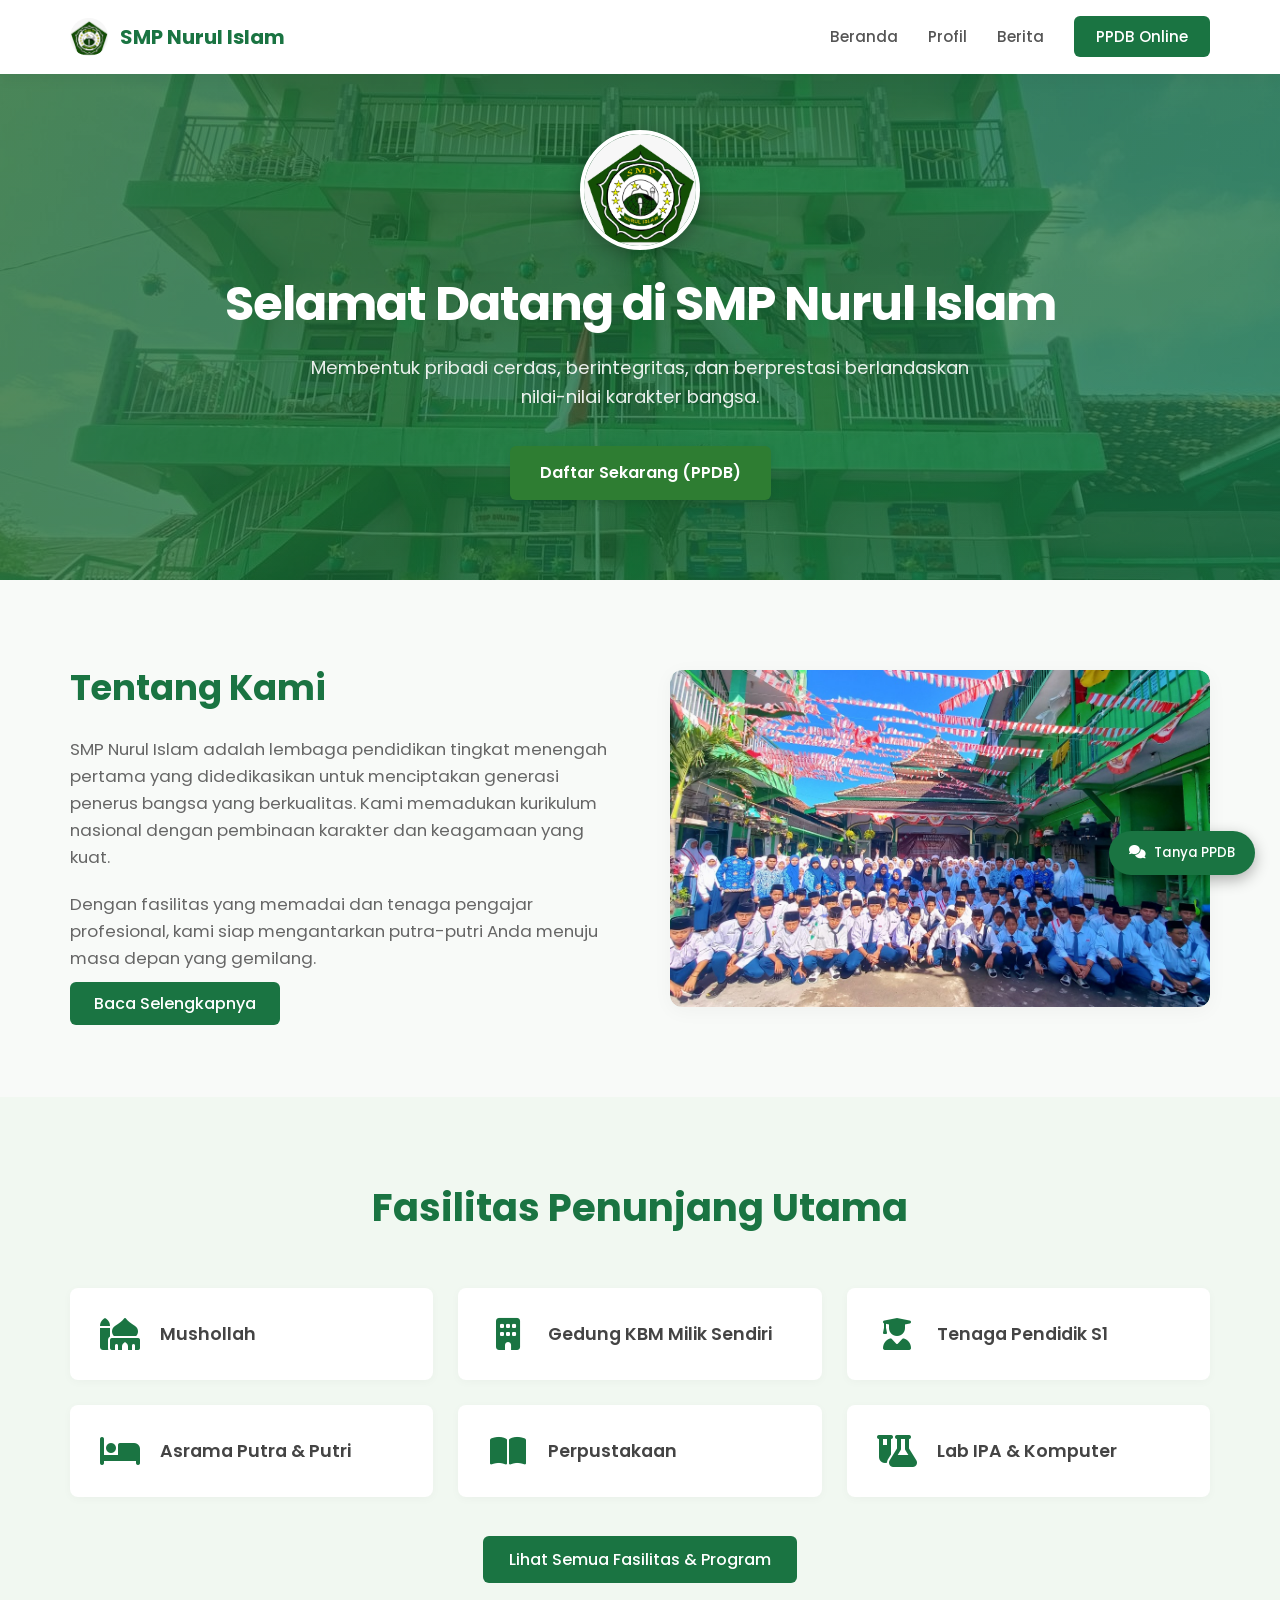
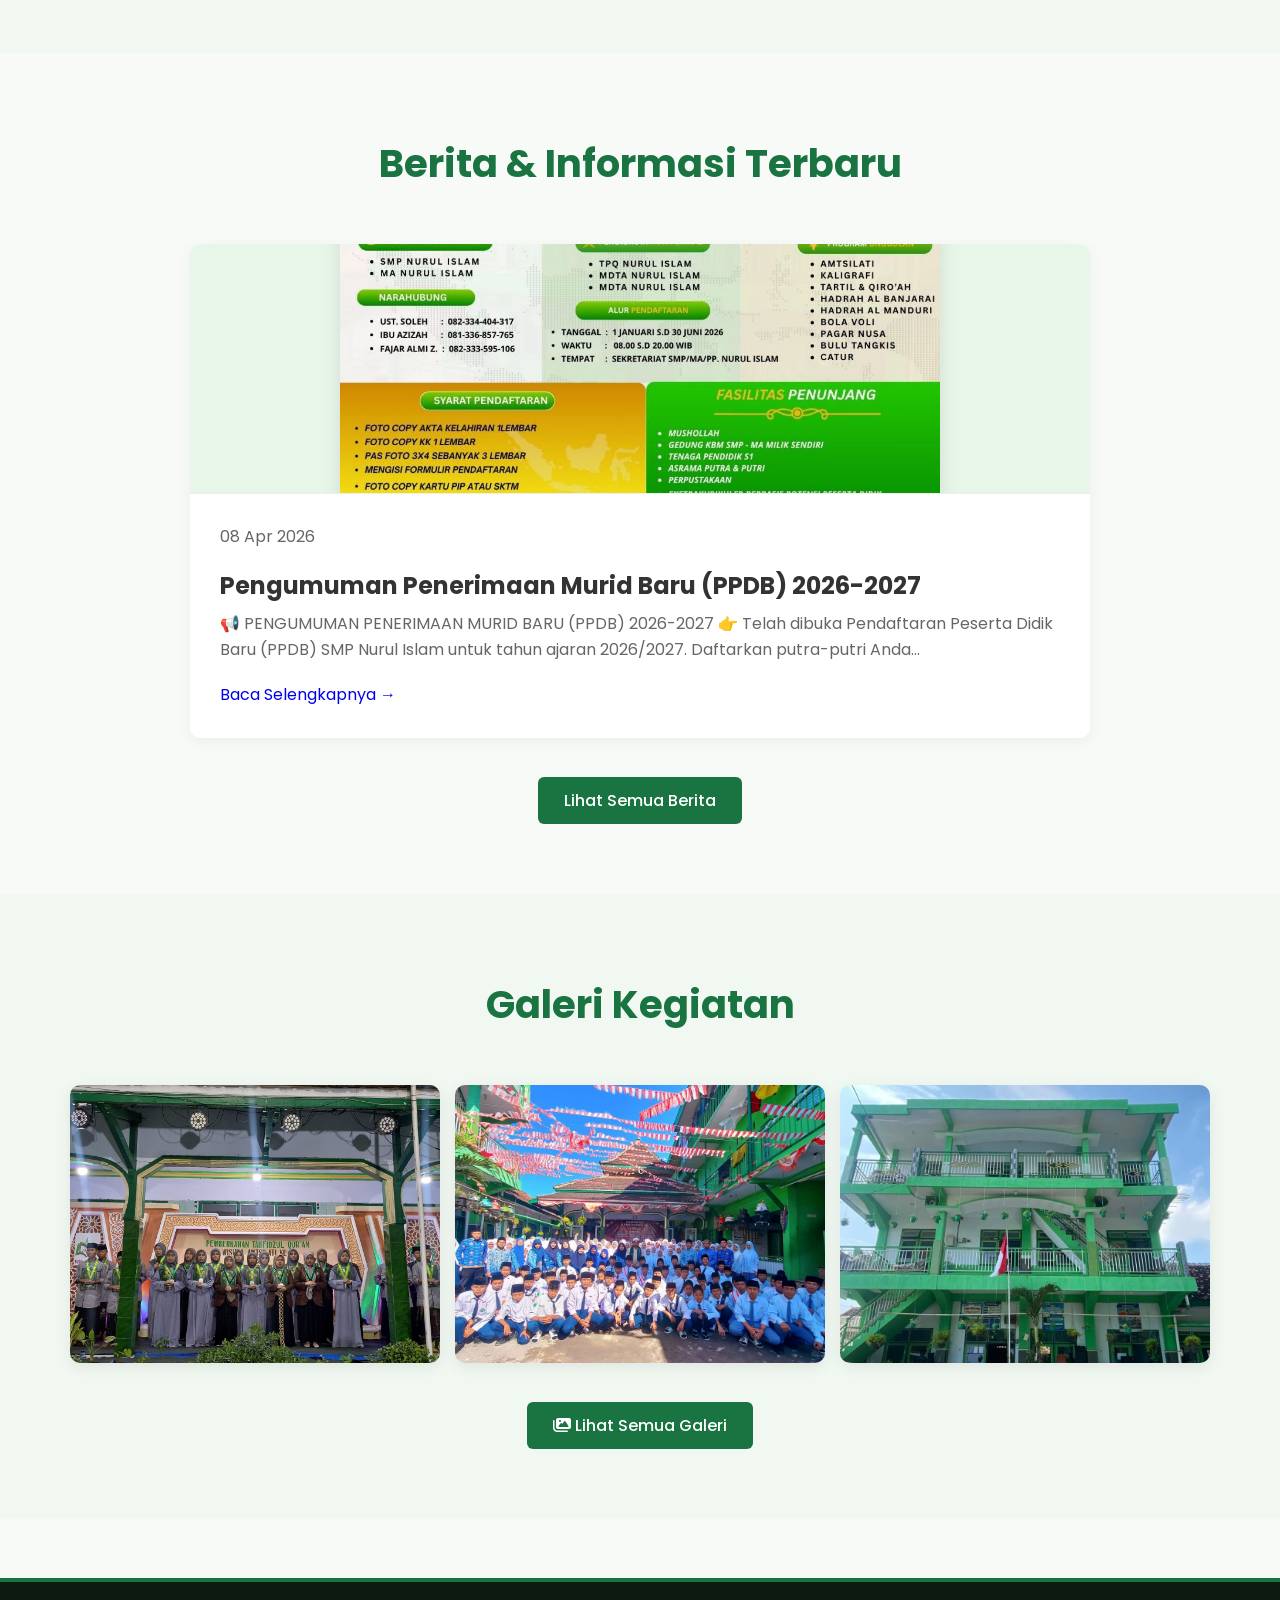
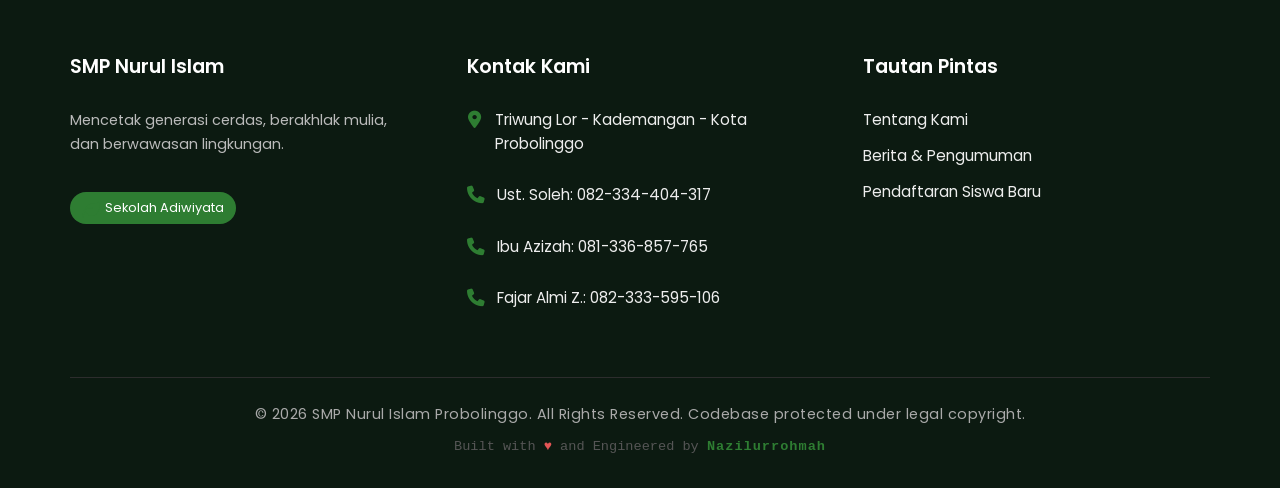
<file: index.html>
<!DOCTYPE html>
<html lang="id">
<head>
    <meta charset="UTF-8">
    <meta name="viewport" content="width=device-width, initial-scale=1.0">
    <title>SMP Nurul Islam Probolinggo</title>
    <meta name="description" content="Website Resmi SMP Nurul Islam Probolinggo">
    <link href="https://fonts.googleapis.com/css2?family=Poppins:wght@300;400;500;600;700&display=swap" rel="stylesheet">
    <link rel="stylesheet" href="https://cdnjs.cloudflare.com/ajax/libs/font-awesome/6.4.0/css/all.min.css">
    <style>
        * { margin: 0; padding: 0; box-sizing: border-box; }
        body { font-family: 'Poppins', sans-serif; color: #333; background-color: #f8faf8; line-height: 1.6; }
        .container { max-width: 1200px; margin: 0 auto; padding: 0 30px; }
        a { text-decoration: none; transition: all 0.3s ease; }
        button, .btn { cursor: pointer; border: none; border-radius: 6px; font-weight: 500; font-family: inherit; }
        header { background-color: white; box-shadow: 0 4px 15px rgba(0,0,0,0.05); position: fixed; width: 100%; top: 0; z-index: 9999; }
        nav { display: flex; justify-content: space-between; align-items: center; padding: 18px 0; }
        .logo { display: flex; align-items: center; gap: 12px; font-weight: 700; font-size: 1.25rem; color: #1a7442; }
        .logo i { font-size: 1.5rem; }
        .nav-links { display: flex; list-style: none; gap: 30px; align-items: center; }
        .nav-links a { color: #555; font-weight: 500; font-size: 0.95rem; }
        .nav-links a:hover { color: #1a7442; }
        .nav-btn { background-color: #1a7442; color: white !important; padding: 10px 22px; }
        .nav-btn:hover { background-color: #145a33; }
        .hero {
            background: linear-gradient(135deg, rgba(27,94,32,0.75) 0%, rgba(26,116,66,0.75) 100%),
                        url('gedung.jpeg') center center / cover no-repeat;
            color: white;
            padding: 130px 20px 80px;
            text-align: center;
        }
        .hero .logo-center { font-size: 5rem; margin-bottom: 25px; display: block; }
        .hero h1 { font-size: 3rem; font-weight: 700; margin-bottom: 20px; line-height: 1.2; letter-spacing: -1px; }
        .hero p { font-size: 1.15rem; opacity: 0.9; max-width: 700px; margin: 0 auto 35px; }
        .btn-hero { background-color: #2e7d32; color: white; padding: 14px 30px; font-weight: 600; box-shadow: 0 4px 10px rgba(0,0,0,0.1); display: inline-block; }
        .btn-hero:hover { background-color: #1b5e20; transform: translateY(-2px); }
        section { padding: 80px 0; }
        .section-title { text-align: center; font-size: 2.4rem; font-weight: 700; color: #1a7442; margin-bottom: 50px; }
        .section-center-btn { text-align: center; margin-top: 50px; }
        .btn-section { background-color: #1a7442; color: white; padding: 12px 26px; }
        .btn-section:hover { background-color: #145a33; }
        .about-grid { display: grid; grid-template-columns: 1fr 1fr; gap: 60px; align-items: center; }
        .about-text h2 { font-size: 2.2rem; color: #1a7442; margin-bottom: 20px; }
        .about-text p { color: #666; margin-bottom: 20px; font-size: 1.05rem; }
        .btn-about { background-color: #1a7442; color: white; padding: 10px 24px; }
        .about-img-box { background-color: #e8f5e9; border-radius: 12px; aspect-ratio: 16 / 10; display: flex; justify-content: center; align-items: center; box-shadow: 0 4px 20px rgba(0,0,0,0.04); }
        .about-img-box i { font-size: 6rem; color: #1a7442; }
        .facility { background-color: #f1f8f1; }
        .facility-grid { display: grid; grid-template-columns: repeat(3, 1fr); gap: 25px; }
        .facility-card { background: white; padding: 30px; border-radius: 8px; box-shadow: 0 2px 10px rgba(0,0,0,0.03); display: flex; align-items: center; gap: 20px; }
        .facility-card i { font-size: 2rem; color: #1a7442; width: 40px; text-align: center; }
        .facility-card h4 { font-size: 1.1rem; font-weight: 600; color: #444; }
        .news-grid { display: grid; grid-template-columns: 1fr; gap: 30px; max-width: 900px; margin: 0 auto; }
        .news-card { background: white; border-radius: 10px; overflow: hidden; box-shadow: 0 4px 15px rgba(0,0,0,0.05); }
        .news-img { background-color: #e8f5e9; height: 250px; display: flex; justify-content: center; align-items: center; border-bottom: 1px solid #eee; }
        .news-img i { font-size: 5rem; color: #1a7442; }
        .news-body { padding: 30px; }
        .news-meta { color: #888; font-size: 0.9rem; margin-bottom: 10px; }
        .news-card h3 { font-size: 1.5rem; font-weight: 700; color: #333; margin-bottom: 10px; line-height: 1.3; }
        .news-body p { color: #666; margin-bottom: 20px; font-size: 1rem; }
        .news-link { color: #1a7442; font-weight: 600; display: flex; align-items: center; gap: 8px; }
        .news-link:hover { color: #145a33; padding-left: 5px; }
        footer { background-color: #0c1a11; color: white; padding: 70px 0 30px; margin-top: 60px; border-top: 4px solid #1a7442; }
        .footer-content { display: flex; flex-wrap: wrap; gap: 50px; justify-content: space-between; margin-bottom: 40px; }
        .footer-col { flex: 1; min-width: 280px; }
        .footer-col h3 { color: white; margin-bottom: 25px; font-size: 1.2rem; font-weight: 600; }
        .footer-col p { margin-bottom: 15px; font-size: 0.9rem; display: flex; align-items: flex-start; gap: 12px; color: #eee; }
        .footer-col i { color: #2e7d32; font-size: 1.1rem; width: 18px; text-align: center; margin-top: 3px; }
        .footer-col a { color: #eee; text-decoration: none; display: block; margin-bottom: 12px; font-size: 0.95rem; }
        .footer-col a:hover { color: white; padding-left: 5px; }
        .adw-badge { background-color: #2e7d32; color: white; padding: 6px 12px; border-radius: 20px; font-size: 0.8rem; display: inline-flex; align-items: center; gap: 5px; margin-top: 15px; }
        .footer-bottom { text-align: center; border-top: 1px solid #2d2d2d; padding-top: 25px; font-size: 0.9rem; color: #aaa; }
        .chatbot-widget { position: fixed; bottom: 25px; right: 25px; z-index: 10000; }
        .chatbot-window { width: 400px; height: 550px; display: none; flex-direction: column; overflow: hidden; border-radius: 12px; box-shadow: 0 10px 30px rgba(0,0,0,0.25); background: white; position: fixed; bottom: 95px; right: 25px; border: 1px solid #ddd; }
        .chat-header { background: #1a7442; color: white; padding: 15px 20px; font-weight: 600; display: flex; justify-content: space-between; align-items: center; flex-shrink: 0; }
        .close-chat { background: none; border: none; color: white; font-size: 24px; cursor: pointer; opacity: 0.8; }
        .close-chat:hover { opacity: 1; }
        .chat-body { flex: 1; overflow-y: auto; padding: 15px; background: #f7f9f7; display: flex; flex-direction: column; gap: 10px; }
        .chat-msg { max-width: 80%; padding: 10px 14px; border-radius: 14px; font-size: 0.9rem; line-height: 1.4; word-wrap: break-word; }
        .chat-msg.user { align-self: flex-end; background: #1a7442; color: white; border-bottom-right-radius: 4px; }
        .chat-msg.bot { align-self: flex-start; background: #e8f5e9; color: #222; border-bottom-left-radius: 4px; }
        .chat-msg.typing { font-style: italic; color: #888; }
        .chat-input-area { display: flex; border-top: 1px solid #eee; padding: 10px; gap: 8px; flex-shrink: 0; }
        .chat-input-area input { flex: 1; border: 1px solid #ddd; border-radius: 20px; padding: 10px 15px; font-size: 0.9rem; outline: none; font-family: inherit; }
        .chat-input-area input:focus { border-color: #1a7442; }
        .chat-input-area button { background: #1a7442; color: white; border: none; border-radius: 50%; width: 40px; height: 40px; cursor: pointer; flex-shrink: 0; }
        .chat-input-area button:hover { background: #145a33; }
        .chatbot-btn { padding: 12px 20px; background-color: #1a7442; color: white; border-radius: 50px; display: flex; align-items: center; gap: 8px; box-shadow: 0 5px 15px rgba(0,0,0,0.3); }
        .chatbot-btn:hover { background-color: #145a33; transform: scale(1.03); }
        @media (max-width: 992px) { .about-grid { grid-template-columns: 1fr; } .facility-grid { grid-template-columns: 1fr 1fr; } .hero h1 { font-size: 2.5rem; } }
        @media (max-width: 768px) { .nav-links { display: none; } .hero h1 { font-size: 2rem; } .hero p { font-size: 1rem; } .facility-grid { grid-template-columns: 1fr; } .chatbot-window { width: 90vw; right: 5vw; height: 70vh; } }
    </style>
</head>
<body>
    <header>
        <div class="container">
            <nav>
                <div class="logo">
                    <img src="logo.jpeg" alt="Logo SMP Nurul Islam" style="width:38px;height:38px;object-fit:cover;border-radius:50%;">
                    SMP Nurul Islam
                </div>
                <ul class="nav-links">
                    <li><a href="#">Beranda</a></li>
                    <li><a href="profil.html">Profil</a></li>
                    <li><a href="berita_list.html">Berita</a></li>
                    <li><a href="ppdb.html" class="btn nav-btn">PPDB Online</a></li>
                </ul>
            </nav>
        </div>
    </header>
 
    <section class="hero">
        <div class="container">
            <img src="logo.jpeg" alt="Logo SMP Nurul Islam" style="width:120px;height:120px;object-fit:cover;border-radius:50%;border:4px solid white;box-shadow:0 4px 20px rgba(0,0,0,0.3);margin-bottom:25px;display:block;margin-left:auto;margin-right:auto;">
            <h1>Selamat Datang di SMP Nurul Islam</h1>
            <p>Membentuk pribadi cerdas, berintegritas, dan berprestasi berlandaskan nilai-nilai karakter bangsa.</p>
            <a href="ppdb.html" class="btn btn-hero">Daftar Sekarang (PPDB)</a>
        </div>
    </section>
 
    <section id="about">
        <div class="container">
            <div class="about-grid">
                <div class="about-text">
                    <h2>Tentang Kami</h2>
                    <p>SMP Nurul Islam adalah lembaga pendidikan tingkat menengah pertama yang didedikasikan untuk menciptakan generasi penerus bangsa yang berkualitas. Kami memadukan kurikulum nasional dengan pembinaan karakter dan keagamaan yang kuat.</p>
                    <p>Dengan fasilitas yang memadai dan tenaga pengajar profesional, kami siap mengantarkan putra-putri Anda menuju masa depan yang gemilang.</p>
                    <a href="profil.html" class="btn btn-about">Baca Selengkapnya</a>
                </div>
               <div class="about-img-box" style="overflow:hidden;">
                    <img src="bersama.jpeg" alt="Foto Bersama SMP Nurul Islam" style="width:100%;height:100%;object-fit:cover;border-radius:12px;">
                </div>
            </div>
        </div>
    </section>
 
    <section id="facility" class="facility">
        <div class="container">
            <h3 class="section-title">Fasilitas Penunjang Utama</h3>
            <div class="facility-grid">
                <div class="facility-card"><i class="fa-solid fa-mosque"></i><h4>Mushollah</h4></div>
                <div class="facility-card"><i class="fa-solid fa-building"></i><h4>Gedung KBM Milik Sendiri</h4></div>
                <div class="facility-card"><i class="fa-solid fa-user-graduate"></i><h4>Tenaga Pendidik S1</h4></div>
                <div class="facility-card"><i class="fa-solid fa-bed"></i><h4>Asrama Putra & Putri</h4></div>
                <div class="facility-card"><i class="fa-solid fa-book-open"></i><h4>Perpustakaan</h4></div>
                <div class="facility-card"><i class="fa-solid fa-flask-vial"></i><h4>Lab IPA & Komputer</h4></div>
            </div>
            <div class="section-center-btn">
                <a href="fasilitas.html" class="btn btn-section">Lihat Semua Fasilitas & Program</a>
            </div>
        </div>
    </section>
 
    <section id="news">
        <div class="container">
            <h3 class="section-title">Berita & Informasi Terbaru</h3>
            <div class="news-grid">
                <div class="news-card">
                    <div class="news-img" style="overflow:hidden;">
                        <img src="brosur.jpg" alt="Brosur PPDB 2026-2027" style="width:100%;max-width:600px;display:block;margin:0 auto;border-radius:10px;box-shadow:0 4px 20px rgba(0,0,0,0.1);">
                    </div>
                    <div class="news-body">
                        <p class="news-meta">08 Apr 2026</p>
                        <h3>Pengumuman Penerimaan Murid Baru (PPDB) 2026-2027</h3>
                        <p>📢 PENGUMUMAN PENERIMAAN MURID BARU (PPDB) 2026-2027 👉 Telah dibuka Pendaftaran Peserta Didik Baru (PPDB) SMP Nurul Islam untuk tahun ajaran 2026/2027. Daftarkan putra-putri Anda...</p>
                        <a href="berita_detail.html" class="btn-readmore">Baca Selengkapnya →</a>
                    </div>
                </div>
            </div>
            <div class="section-center-btn">
                <a href="berita_list.html" class="btn btn-section">Lihat Semua Berita</a>
            </div>
        </div>
    </section>
    <!-- SECTION GALERI - taruh setelah section news -->
    <section id="gallery" style="background-color: #f1f8f1; padding: 80px 0;">
        <div class="container">
            <h3 class="section-title">Galeri Kegiatan</h3>
            <div style="display: grid; grid-template-columns: repeat(3, 1fr); gap: 15px; margin-bottom: 40px;">
    
                <a href="galeri.html" style="display:block; border-radius:10px; overflow:hidden; aspect-ratio:4/3; box-shadow:0 4px 15px rgba(0,0,0,0.08); position:relative;">
                    <img src="amsilati.jpeg" alt="Wisuda Amtsilati" style="width:100%;height:100%;object-fit:cover;transition:transform 0.4s;" onmouseover="this.style.transform='scale(1.07)'" onmouseout="this.style.transform='scale(1)'">
                </a>
    
                <a href="galeri.html" style="display:block; border-radius:10px; overflow:hidden; aspect-ratio:4/3; box-shadow:0 4px 15px rgba(0,0,0,0.08);">
                    <img src="bersama.jpeg" alt="Foto Bersama" style="width:100%;height:100%;object-fit:cover;transition:transform 0.4s;" onmouseover="this.style.transform='scale(1.07)'" onmouseout="this.style.transform='scale(1)'">
                </a>
    
                <a href="galeri.html" style="display:block; border-radius:10px; overflow:hidden; aspect-ratio:4/3; box-shadow:0 4px 15px rgba(0,0,0,0.08);">
                    <img src="gedung.jpeg" alt="Gedung Sekolah" style="width:100%;height:100%;object-fit:cover;transition:transform 0.4s;" onmouseover="this.style.transform='scale(1.07)'" onmouseout="this.style.transform='scale(1)'">
                </a>
    
            </div>
            <div class="section-center-btn">
                <a href="galeri.html" class="btn btn-section"><i class="fa-solid fa-images"></i> Lihat Semua Galeri</a>
            </div>
        </div>
    </section>
 
    <footer>
        <div class="container">
            <div class="footer-content">
                <div class="footer-col">
                    <h3>SMP Nurul Islam</h3>
                    <p style="color: #bbb; line-height: 1.7; margin-bottom: 20px;">Mencetak generasi cerdas, berakhlak mulia, dan berwawasan lingkungan.</p>
                    <div class="adw-badge"><i class="fa-solid fa-leaf"></i> Sekolah Adiwiyata</div>
                </div>
                <div class="footer-col">
                <h3>Kontak Kami</h3>
                <p><i class="fa-solid fa-location-dot"></i> <a href="https://maps.app.goo.gl/aw7RS46w518DGiq76" target="_blank" rel="noopener">Triwung Lor - Kademangan - Kota Probolinggo</a></p>
                <p><i class="fa-solid fa-phone"></i> <a href="https://wa.me/6282334404317" target="_blank" rel="noopener">Ust. Soleh: 082-334-404-317</a></p>
                <p><i class="fa-solid fa-phone"></i> <a href="https://wa.me/6281336857765" target="_blank" rel="noopener">Ibu Azizah: 081-336-857-765</a></p>
                <p><i class="fa-solid fa-phone"></i> <a href="https://wa.me/6282333595106" target="_blank" rel="noopener">Fajar Almi Z.: 082-333-595-106</a></p>
                </div>
                <div class="footer-col">
                    <h3>Tautan Pintas</h3>
                    <a href="profil.html">Tentang Kami</a>
                    <a href="berita_list.html">Berita & Pengumuman</a>
                    <a href="ppdb.html">Pendaftaran Siswa Baru</a>
                </div>
            </div>
            <div class="footer-bottom" style="display: flex; flex-direction: column; gap: 6px; padding-top: 25px; border-top: 1px solid #2d2d2d;">
                <p style="letter-spacing: 0.5px;">&copy; 2026 SMP Nurul Islam Probolinggo. All Rights Reserved. Codebase protected under legal copyright.</p>
                <p style="font-size: 0.85rem; color: #555; font-family: 'Courier New', Courier, monospace; margin-top: 4px;">
                    Built with <span style="color: #e25555;">&hearts;</span> and Engineered by
                    <span style="color: #2e7d32; font-weight: 600; letter-spacing: 1px;">Nazilurrohmah</span>
                </p>
            </div>
        </div>
    </footer>
 
    <div class="chatbot-widget">
        <div class="chatbot-window" id="chatbotWindow">
            <div class="chat-header">
                <div><i class="fa-solid fa-robot"></i> Tanya PPDB AI</div>
                <button class="close-chat" id="closeChat">&times;</button>
            </div>
            <div class="chat-body" id="chatBody">
                <div class="chat-msg bot">Halo! Selamat datang di layanan chatbot SMP Nurul Islam. Ada yang bisa kami bantu mengenai informasi sekolah atau pendaftaran?</div>
            </div>
            <div class="chat-input-area">
                <input type="text" id="chatInput" placeholder="Ketik pertanyaan Anda..." autocomplete="off">
                <button id="sendBtn"><i class="fa-solid fa-paper-plane"></i></button>
            </div>
        </div>
        <button class="chatbot-btn btn" id="chatbotBtn">
            <i class="fa-solid fa-comments"></i> Tanya PPDB
        </button>
    </div>
 
    <script>
        document.addEventListener('DOMContentLoaded', function() {
            const chatbotBtn    = document.getElementById('chatbotBtn');
            const chatbotWindow = document.getElementById('chatbotWindow');
            const closeChat     = document.getElementById('closeChat');
            const chatBody      = document.getElementById('chatBody');
            const chatInput     = document.getElementById('chatInput');
            const sendBtn       = document.getElementById('sendBtn');
 
            const SPACE_URL = "https://nazilurrohmah-chatbot-ppdb-smp-nurul-islam.hf.space";
 
            chatbotBtn.addEventListener('click', () => {
                if (chatbotWindow.style.display === "none" || chatbotWindow.style.display === "") {
                    chatbotWindow.style.display = "flex";
                    chatInput.focus();
                } else {
                    chatbotWindow.style.display = "none";
                }
            });
 
            closeChat.addEventListener('click', () => { chatbotWindow.style.display = "none"; });
 
            function addMessage(text, sender) {
                const div = document.createElement('div');
                div.className = `chat-msg ${sender}`;
                div.textContent = text;
                chatBody.appendChild(div);
                chatBody.scrollTop = chatBody.scrollHeight;
                return div;
            }
 
            async function sendMessage() {
                const message = chatInput.value.trim();
                if (!message) return;
 
                addMessage(message, 'user');
                chatInput.value = '';
                const typingMsg = addMessage('Mengetik...', 'bot typing');
 
                try {
                    const response = await fetch(`${SPACE_URL}/gradio_api/call/predict`, {
                        method: 'POST',
                        headers: { 'Content-Type': 'application/json' },
                        body: JSON.stringify({ data: [message, []] })
                    });
 
                    if (!response.ok) throw new Error('Request gagal: ' + response.status);
 
                    const result  = await response.json();
                    const eventId = result.event_id;
 
                    const resultResponse = await fetch(`${SPACE_URL}/gradio_api/call/predict/${eventId}`);
                    const resultText     = await resultResponse.text();
 
                    let botReply = "Maaf, saya tidak mengerti pertanyaan Anda.";
                    const lines  = resultText.split('\n');
                    for (const line of lines) {
                        if (line.startsWith('data: ')) {
                            const jsonStr = line.replace('data: ', '');
                            try {
                                const parsed = JSON.parse(jsonStr);
                                if (Array.isArray(parsed) && parsed.length > 0) {
                                    botReply = parsed[0];
                                }
                            } catch (e) {}
                        }
                    }
 
                    typingMsg.remove();
                    addMessage(botReply, 'bot');
                } catch (error) {
                    typingMsg.remove();
                    addMessage('Maaf, terjadi kesalahan koneksi. Coba lagi nanti.', 'bot');
                    console.error('Chatbot error:', error);
                }
            }
 
            sendBtn.addEventListener('click', sendMessage);
            chatInput.addEventListener('keypress', function(e) {
                if (e.key === 'Enter') sendMessage();
            });
        });
    </script>
</body>
</html>
</file>
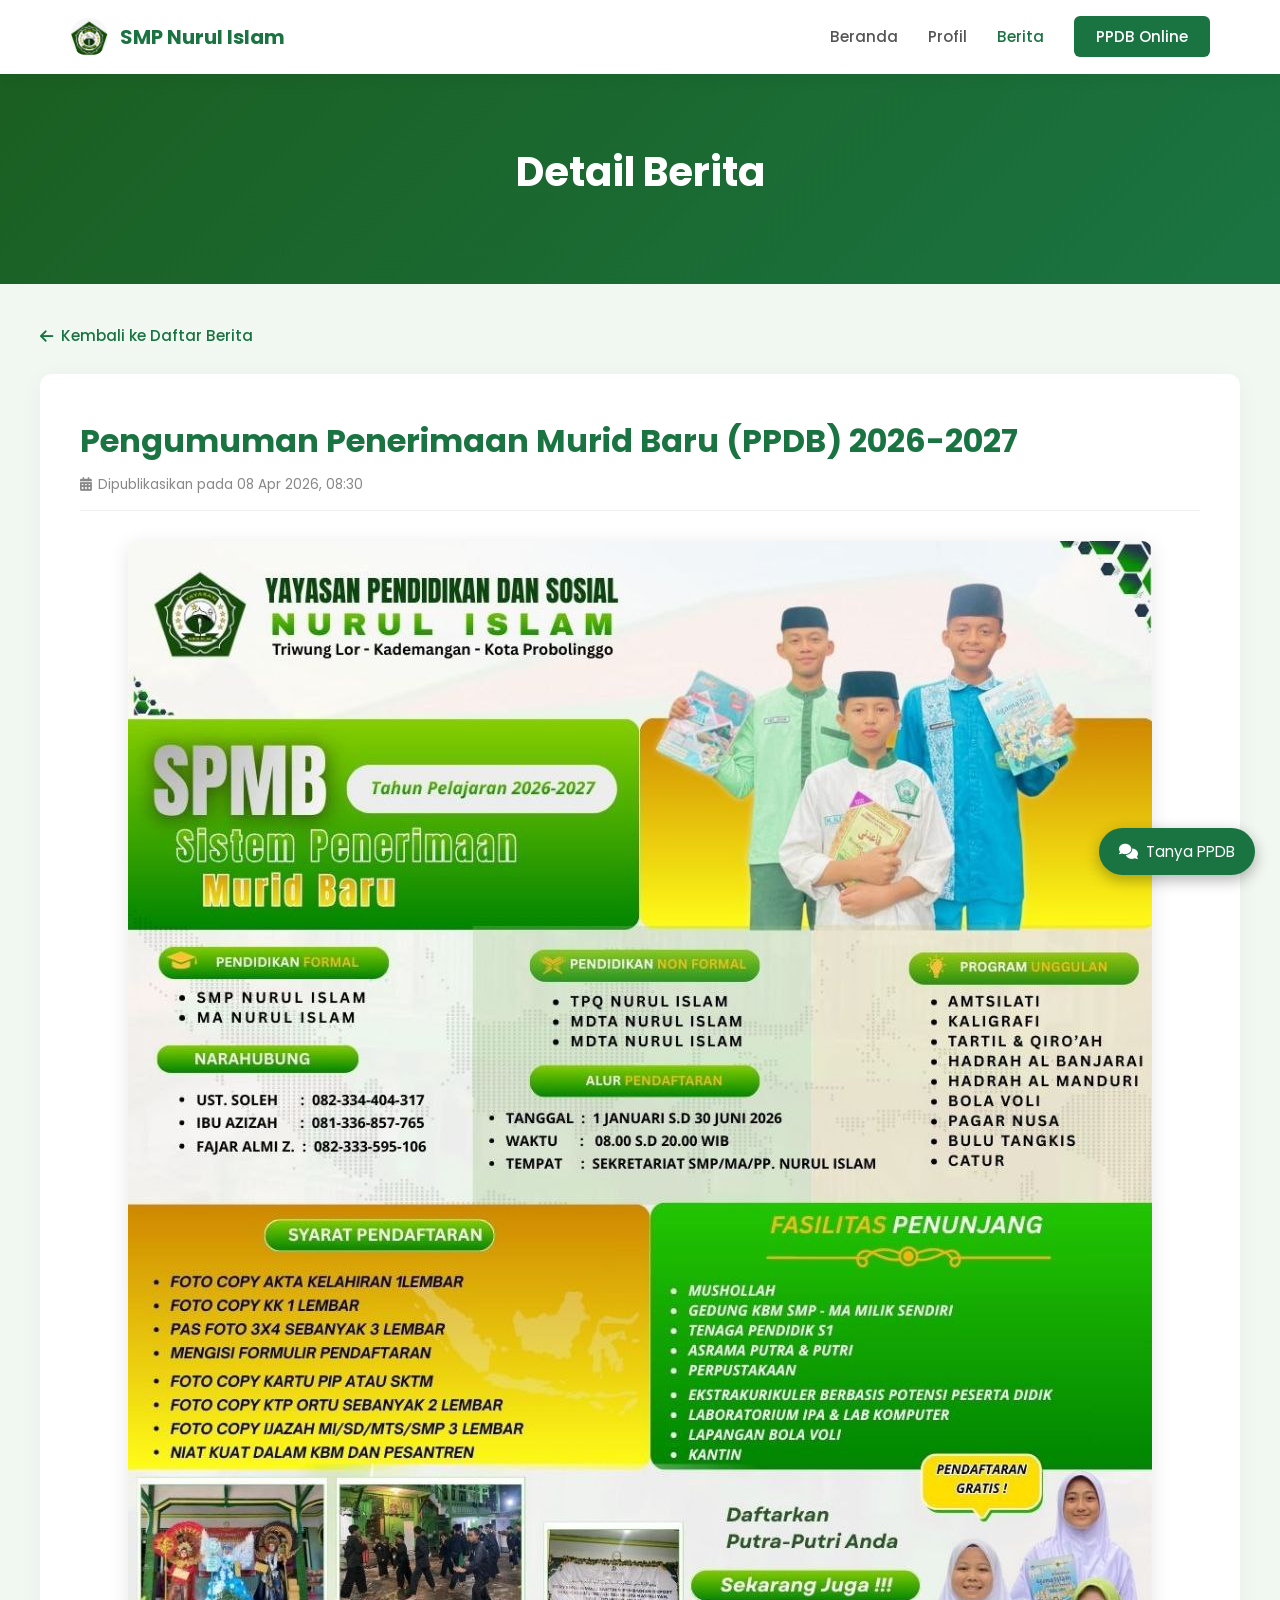
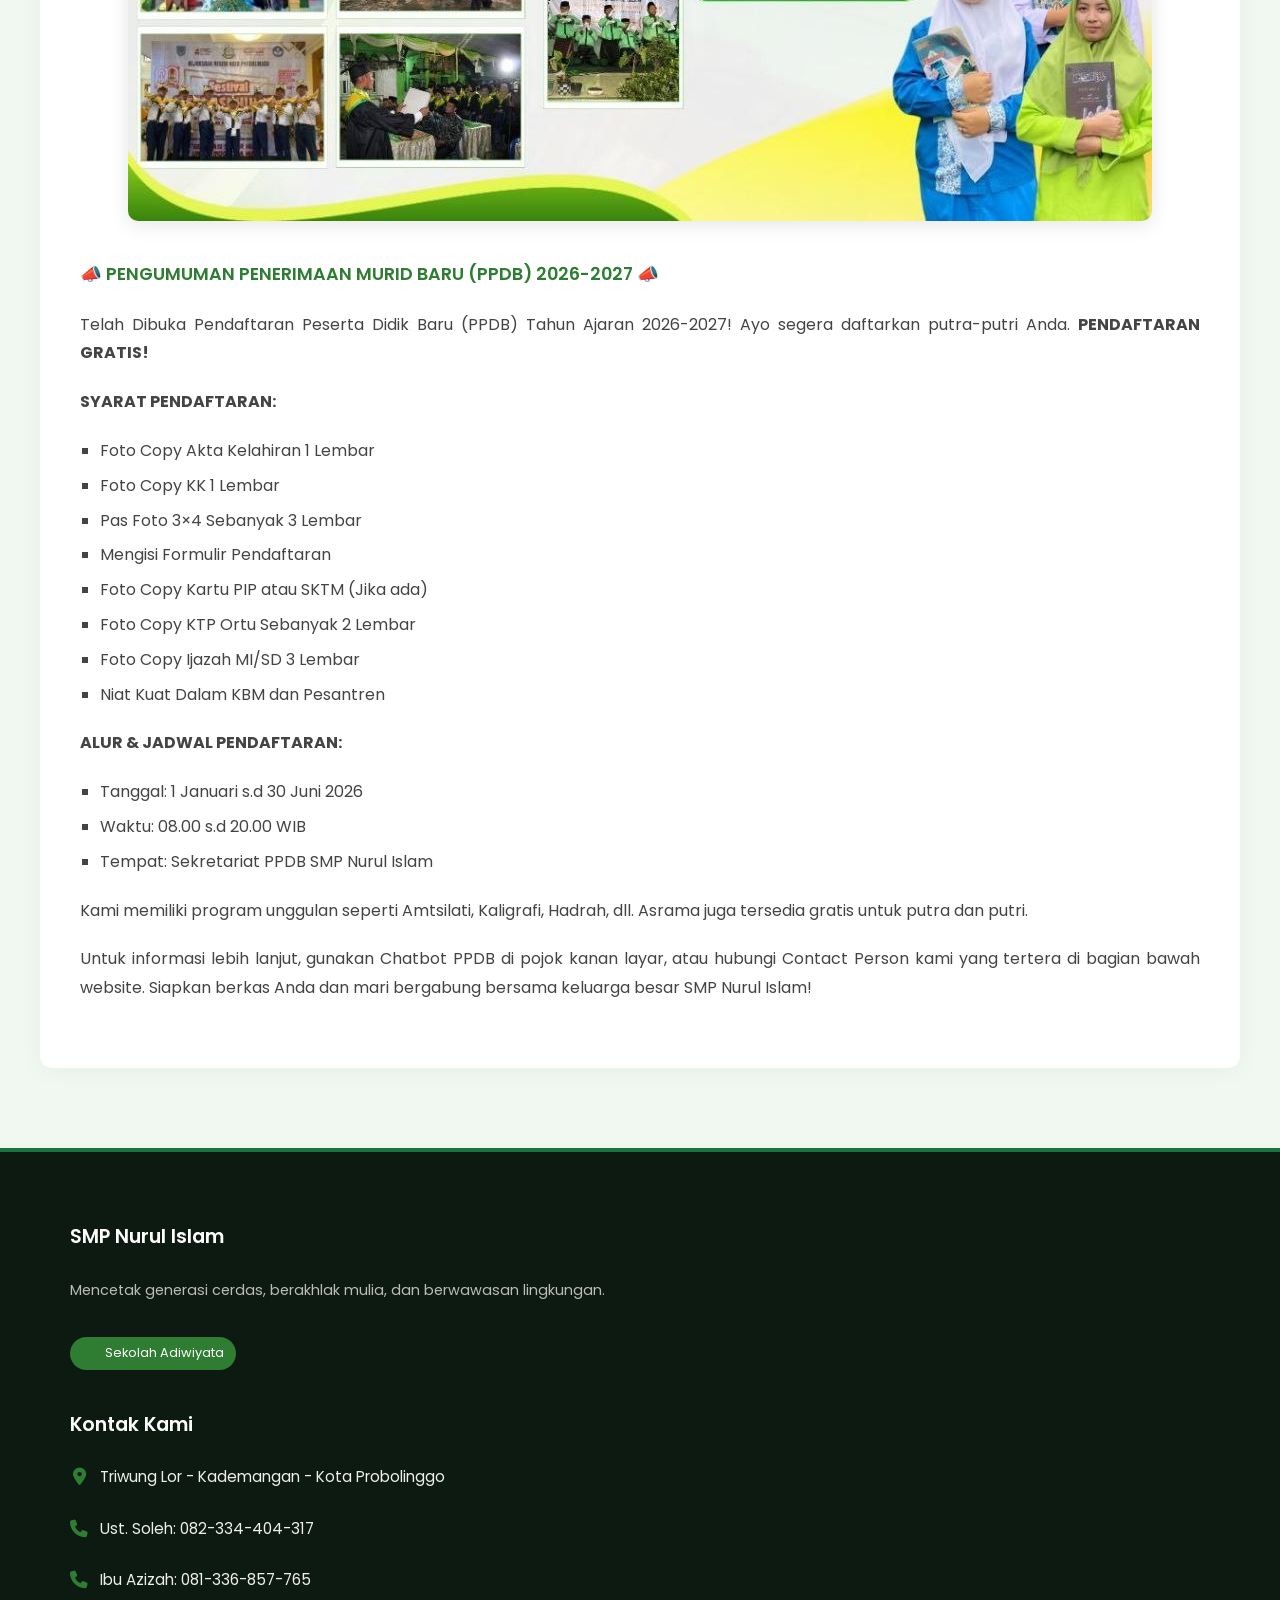
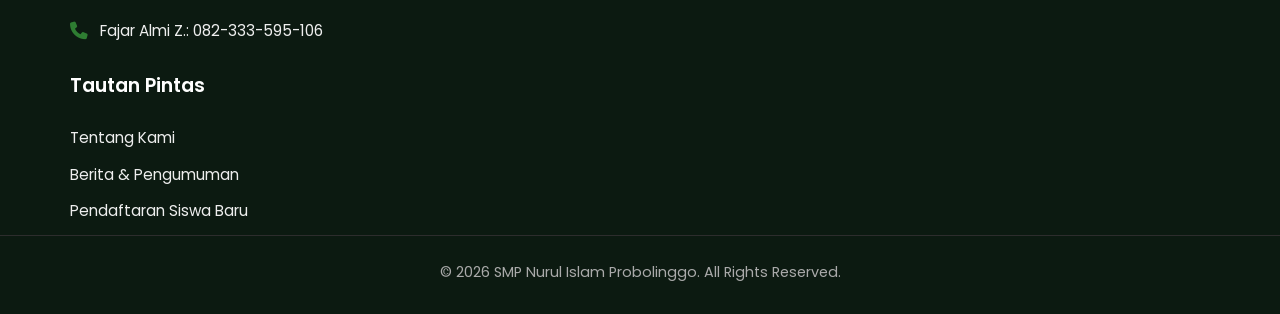
<file: berita_detail.html>
<!DOCTYPE html>
<html lang="id">
<head>
    <meta charset="UTF-8">
    <meta name="viewport" content="width=device-width, initial-scale=1.0">
    <title>Detail Berita - SMP Nurul Islam Probolinggo</title>
    
    <link href="https://fonts.googleapis.com/css2?family=Poppins:wght@300;400;500;600;700&display=swap" rel="stylesheet">
    <link rel="stylesheet" href="https://cdnjs.cloudflare.com/ajax/libs/font-awesome/6.4.0/css/all.min.css">
    
    <style>
        * { margin: 0; padding: 0; box-sizing: border-box; }
        body { font-family: 'Poppins', sans-serif; color: #333; background-color: #f1f8f1; line-height: 1.6; }
        .container { max-width: 1200px; margin: 0 auto; padding: 0 30px; }
        a { text-decoration: none; transition: all 0.3s ease; }

        /* --- Header Navigasi --- */
        header { background-color: white; box-shadow: 0 4px 15px rgba(0,0,0,0.05); position: fixed; width: 100%; top: 0; z-index: 9999; }
        nav { display: flex; justify-content: space-between; align-items: center; padding: 18px 0; }
        .logo { display: flex; align-items: center; gap: 12px; font-weight: 700; font-size: 1.25rem; color: #1a7442; }
        .logo i { font-size: 1.5rem; }
        .nav-links { display: flex; list-style: none; gap: 30px; align-items: center; }
        .nav-links a { color: #555; font-weight: 500; font-size: 0.95rem; }
        .nav-links a:hover { color: #1a7442; }
        .nav-btn { background-color: #1a7442; color: white !important; padding: 10px 22px; border-radius: 6px; }

        /* --- Hero Banner --- */
        .hero-detail { background: linear-gradient(135deg, #1b5e20 0%, #1a7442 100%); color: white; padding: 140px 20px 70px; text-align: center; }
        .hero-detail h1 { font-size: 2.5rem; font-weight: 700; margin-bottom: 10px; }

        /* --- Konten Utama --- */
        .main-content { padding: 40px 0 80px; }
        .back-link { display: inline-flex; align-items: center; gap: 8px; color: #1a7442; font-weight: 500; margin-bottom: 25px; font-size: 0.95rem; }
        .back-link:hover { color: #145a33; }

        /* --- Lembar Berita --- */
        .article-card { background: white; border-radius: 12px; padding: 45px 40px; box-shadow: 0 4px 25px rgba(0,0,0,0.04); }
        .article-title { font-size: 2rem; color: #1a7442; font-weight: 700; line-height: 1.4; margin-bottom: 10px; }
        .article-meta { font-size: 0.85rem; color: #888; margin-bottom: 30px; display: flex; align-items: center; gap: 6px; border-bottom: 1px solid #eee; padding-bottom: 15px; }

        /* Area Unggah Foto Berita */
        .article-image-box { width: 100%; max-height: 500px; border-radius: 8px; overflow: hidden; margin-bottom: 35px; background-color: #e8f5e9; display: flex; justify-content: center; align-items: center; border: 1px solid #e2f0e7; }
        .article-image-box img { width: 100%; height: auto; object-fit: cover; display: block; }
        .image-placeholder { padding: 40px; text-align: center; color: #1a7442; }
        .image-placeholder i { font-size: 3.5rem; margin-bottom: 10px; }

        /* Teks Isi Berita */
        .article-body { color: #444; font-size: 1rem; line-height: 1.8; text-align: justify; }
        .article-body p { margin-bottom: 20px; }
        .article-body ul { margin-bottom: 20px; padding-left: 20px; list-style-type: square; }
        .article-body ul li { margin-bottom: 6px; }
        .highlight-text { font-size: 1.1rem; font-weight: 600; color: #2e7d32; margin-bottom: 20px; display: block; }

        /* --- Footer --- */
        footer { background-color: #0c1a11; color: white; padding: 70px 0 30px; border-top: 4px solid #1a7442; }
        .footer-content { display: flex; flex-wrap: wrap; gap: 50px; justify-content: space-between; margin-bottom: 40px; }
        .footer-col { flex: 1; min-width: 280px; }
        .footer-col h3 { color: white; margin-bottom: 25px; font-size: 1.2rem; font-weight: 600; }
        .footer-col p { margin-bottom: 15px; font-size: 0.9rem; display: flex; align-items: flex-start; gap: 12px; color: #eee; }
        .footer-col i { color: #2e7d32; font-size: 1.1rem; width: 18px; text-align: center; margin-top: 3px; }
        .footer-col a { color: #eee; text-decoration: none; display: block; margin-bottom: 12px; font-size: 0.95rem; }
        .footer-col a:hover { color: white; padding-left: 5px; }
        .adw-badge { background-color: #2e7d32; color: white; padding: 6px 12px; border-radius: 20px; font-size: 0.8rem; display: inline-flex; align-items: center; gap: 5px; margin-top: 15px; }
        .footer-bottom { text-align: center; border-top: 1px solid #2d2d2d; padding-top: 25px; font-size: 0.9rem; color: #aaa; }

        /* --- Chatbot Widget --- */
        .chatbot-widget { position: fixed; bottom: 25px; right: 25px; z-index: 10000; }
        .chatbot-window { width: 400px; height: 550px; display: none; flex-direction: column; overflow: hidden; border-radius: 12px; box-shadow: 0 10px 30px rgba(0,0,0,0.25); background: white; position: fixed; bottom: 95px; right: 25px; border: 1px solid #ddd; }
        .chat-header { background: #1a7442; color: white; padding: 15px 20px; font-weight: 600; display: flex; justify-content: space-between; align-items: center; }
        .close-chat { background: none; border: none; color: white; font-size: 24px; cursor: pointer; opacity: 0.8; }
        .close-chat:hover { opacity: 1; }
        .chatbot-btn { padding: 12px 20px; background-color: #1a7442; color: white; border-radius: 50px; display: flex; align-items: center; gap: 8px; box-shadow: 0 5px 15px rgba(0,0,0,0.3); cursor: pointer; border: none; font-family: inherit; font-size: 0.95rem;}
        .chatbot-btn:hover { background-color: #145a33; transform: scale(1.03); }

        @media (max-width: 768px) {
            .article-card { padding: 30px 20px; }
            .article-title { font-size: 1.6rem; }
            .nav-links { display: none; }
        }
    </style>
</head>
<body>

    <header>
        <div class="container">
            <nav>
                <div class="logo">
                    <img src="logo.jpeg" alt="Logo SMP Nurul Islam" style="width:38px;height:38px;object-fit:cover;border-radius:50%;">
                    SMP Nurul Islam
                </div>
                <ul class="nav-links">
                    <li><a href="index.html">Beranda</a></li>
                    <li><a href="profile.html">Profil</a></li>
                    <li><a href="berita_list.html" style="color: #1a7442;">Berita</a></li>
                    <li><a href="ppdb.html" class="btn nav-btn">PPDB Online</a></li>
                </ul>
            </nav>
        </div>
    </header>

    <section class="hero-detail">
        <div class="container">
            <h1>Detail Berita</h1>
        </div>
    </section>

    <main class="container main-content">
        <a href="berita_list.html" class="back-link"><i class="fa-solid fa-arrow-left"></i> Kembali ke Daftar Berita</a>
        
        <article class="article-card">
            <h1 class="article-title">Pengumuman Penerimaan Murid Baru (PPDB) 2026-2027</h1>
            <div class="article-meta"><i class="fa-solid fa-calendar-days"></i> Dipublikasikan pada 08 Apr 2026, 08:30</div>
            
            <div style="text-align:center; margin-bottom:30px;">
                <img src="brosur.jpg" alt="Brosur PPDB 2026-2027" style="max-width:100%;height:auto;border-radius:10px;box-shadow:0 4px 20px rgba(0,0,0,0.1);">
            </div>

            <div class="article-body">
                <span class="highlight-text">📣 PENGUMUMAN PENERIMAAN MURID BARU (PPDB) 2026-2027 📣</span>
                <p>Telah Dibuka Pendaftaran Peserta Didik Baru (PPDB) Tahun Ajaran 2026-2027! Ayo segera daftarkan putra-putri Anda. <strong>PENDAFTARAN GRATIS!</strong></p>
                
                <p><strong>SYARAT PENDAFTARAN:</strong></p>
                <ul>
                    <li>Foto Copy Akta Kelahiran 1 Lembar</li>
                    <li>Foto Copy KK 1 Lembar</li>
                    <li>Pas Foto 3×4 Sebanyak 3 Lembar</li>
                    <li>Mengisi Formulir Pendaftaran</li>
                    <li>Foto Copy Kartu PIP atau SKTM (Jika ada)</li>
                    <li>Foto Copy KTP Ortu Sebanyak 2 Lembar</li>
                    <li>Foto Copy Ijazah MI/SD 3 Lembar</li>
                    <li>Niat Kuat Dalam KBM dan Pesantren</li>
                </ul>
                
                <p><strong>ALUR & JADWAL PENDAFTARAN:</strong></p>
                <ul>
                    <li>Tanggal: 1 Januari s.d 30 Juni 2026</li>
                    <li>Waktu: 08.00 s.d 20.00 WIB</li>
                    <li>Tempat: Sekretariat PPDB SMP Nurul Islam</li>
                </ul>
                
                <p>Kami memiliki program unggulan seperti Amtsilati, Kaligrafi, Hadrah, dll. Asrama juga tersedia gratis untuk putra dan putri.</p>
                <p>Untuk informasi lebih lanjut, gunakan Chatbot PPDB di pojok kanan layar, atau hubungi Contact Person kami yang tertera di bagian bawah website. Siapkan berkas Anda dan mari bergabung bersama keluarga besar SMP Nurul Islam!</p>
            </div>
        </article>
    </main>

    <footer>
        <div class="container">
            <div class="footer-content">
                <div class="footer-col">
                    <h3>SMP Nurul Islam</h3>
                    <p style="color: #bbb; line-height: 1.7; margin-bottom: 20px;">Mencetak generasi cerdas, berakhlak mulia, dan berwawasan lingkungan.</p>
                    <div class="adw-badge"><i class="fa-solid fa-leaf"></i> Sekolah Adiwiyata</div>
                </div>
                </div>
                <div class="footer-col">
                <h3>Kontak Kami</h3>
                <p><i class="fa-solid fa-location-dot"></i> <a href="https://maps.app.goo.gl/aw7RS46w518DGiq76" target="_blank" rel="noopener">Triwung Lor - Kademangan - Kota Probolinggo</a></p>
                <p><i class="fa-solid fa-phone"></i> <a href="https://wa.me/6282334404317" target="_blank" rel="noopener">Ust. Soleh: 082-334-404-317</a></p>
                <p><i class="fa-solid fa-phone"></i> <a href="https://wa.me/6281336857765" target="_blank" rel="noopener">Ibu Azizah: 081-336-857-765</a></p>
                <p><i class="fa-solid fa-phone"></i> <a href="https://wa.me/6282333595106" target="_blank" rel="noopener">Fajar Almi Z.: 082-333-595-106</a></p>
                </div>
                <div class="footer-col">
                    <h3>Tautan Pintas</h3>
                    <a href="profile.html">Tentang Kami</a>
                    <a href="berita_list.html">Berita & Pengumuman</a>
                    <a href="ppdb.html">Pendaftaran Siswa Baru</a>
                </div>
            </div>
            <div class="footer-bottom">
                <p>&copy; 2026 SMP Nurul Islam Probolinggo. All Rights Reserved.</p>
            </div>
        </div>
    </footer>

    <!-- CHATBOT WIDGET CUSTOM -->
<style>
    .chat-body { flex: 1; overflow-y: auto; padding: 15px; background: #f7f9f7; display: flex; flex-direction: column; gap: 10px; }
    .chat-msg { max-width: 80%; padding: 10px 14px; border-radius: 14px; font-size: 0.9rem; line-height: 1.4; word-wrap: break-word; }
    .chat-msg.user { align-self: flex-end; background: #1a7442; color: white; border-bottom-right-radius: 4px; }
    .chat-msg.bot { align-self: flex-start; background: #e8f5e9; color: #222; border-bottom-left-radius: 4px; }
    .chat-msg.typing { font-style: italic; color: #888; }
    .chat-input-area { display: flex; border-top: 1px solid #eee; padding: 10px; gap: 8px; flex-shrink: 0; }
    .chat-input-area input { flex: 1; border: 1px solid #ddd; border-radius: 20px; padding: 10px 15px; font-size: 0.9rem; outline: none; font-family: inherit; }
    .chat-input-area input:focus { border-color: #1a7442; }
    .chat-input-area button { background: #1a7442; color: white; border: none; border-radius: 50%; width: 40px; height: 40px; cursor: pointer; flex-shrink: 0; }
    .chat-input-area button:hover { background: #145a33; }
    .chatbot-window { flex-direction: column !important; }
</style>
<div class="chatbot-widget">
    <div class="chatbot-window" id="chatbotWindow">
        <div class="chat-header">
            <div><i class="fa-solid fa-robot"></i> Tanya PPDB AI</div>
            <button class="close-chat" id="closeChat">&times;</button>
        </div>
        <div class="chat-body" id="chatBody">
            <div class="chat-msg bot">Halo! Selamat datang di layanan chatbot SMP Nurul Islam. Ada yang bisa kami bantu mengenai informasi sekolah atau pendaftaran?</div>
        </div>
        <div class="chat-input-area">
            <input type="text" id="chatInput" placeholder="Ketik pertanyaan Anda..." autocomplete="off">
            <button id="sendBtn"><i class="fa-solid fa-paper-plane"></i></button>
        </div>
    </div>
    <button class="chatbot-btn" id="chatbotBtn">
        <i class="fa-solid fa-comments"></i> Tanya PPDB
    </button>
</div>
<script>
    document.addEventListener("DOMContentLoaded", function() {
        const chatbotBtn    = document.getElementById("chatbotBtn");
        const chatbotWindow = document.getElementById("chatbotWindow");
        const closeChat     = document.getElementById("closeChat");
        const chatBody      = document.getElementById("chatBody");
        const chatInput     = document.getElementById("chatInput");
        const sendBtn       = document.getElementById("sendBtn");
        const SPACE_URL     = "https://nazilurrohmah-chatbot-ppdb-smp-nurul-islam.hf.space";

        chatbotBtn.addEventListener("click", () => {
            chatbotWindow.style.display = (chatbotWindow.style.display === "flex") ? "none" : "flex";
            if (chatbotWindow.style.display === "flex") chatInput.focus();
        });
        closeChat.addEventListener("click", () => { chatbotWindow.style.display = "none"; });

        function addMessage(text, sender) {
            const div = document.createElement("div");
            div.className = "chat-msg " + sender;
            div.textContent = text;
            chatBody.appendChild(div);
            chatBody.scrollTop = chatBody.scrollHeight;
            return div;
        }

        async function sendMessage() {
            const message = chatInput.value.trim();
            if (!message) return;
            addMessage(message, "user");
            chatInput.value = "";
            const typingMsg = addMessage("Mengetik...", "bot typing");
            try {
                const res    = await fetch(SPACE_URL + "/gradio_api/call/predict", {
                    method: "POST", headers: { "Content-Type": "application/json" },
                    body: JSON.stringify({ data: [message, []] })
                });
                if (!res.ok) throw new Error("gagal");
                const result = await res.json();
                const evtRes = await fetch(SPACE_URL + "/gradio_api/call/predict/" + result.event_id);
                const txt    = await evtRes.text();
                let reply = "Maaf, saya tidak mengerti pertanyaan Anda.";
                for (const line of txt.split("\n")) {
                    if (line.startsWith("data: ")) {
                        try { const p = JSON.parse(line.replace("data: ","")); if (Array.isArray(p) && p[0]) reply = p[0]; } catch(e){}
                    }
                }
                typingMsg.remove(); addMessage(reply, "bot");
            } catch(e) {
                typingMsg.remove(); addMessage("Maaf, terjadi kesalahan koneksi.", "bot");
            }
        }
        sendBtn.addEventListener("click", sendMessage);
        chatInput.addEventListener("keypress", e => { if (e.key === "Enter") sendMessage(); });
    });
</script>
</body>
</html>
</file>
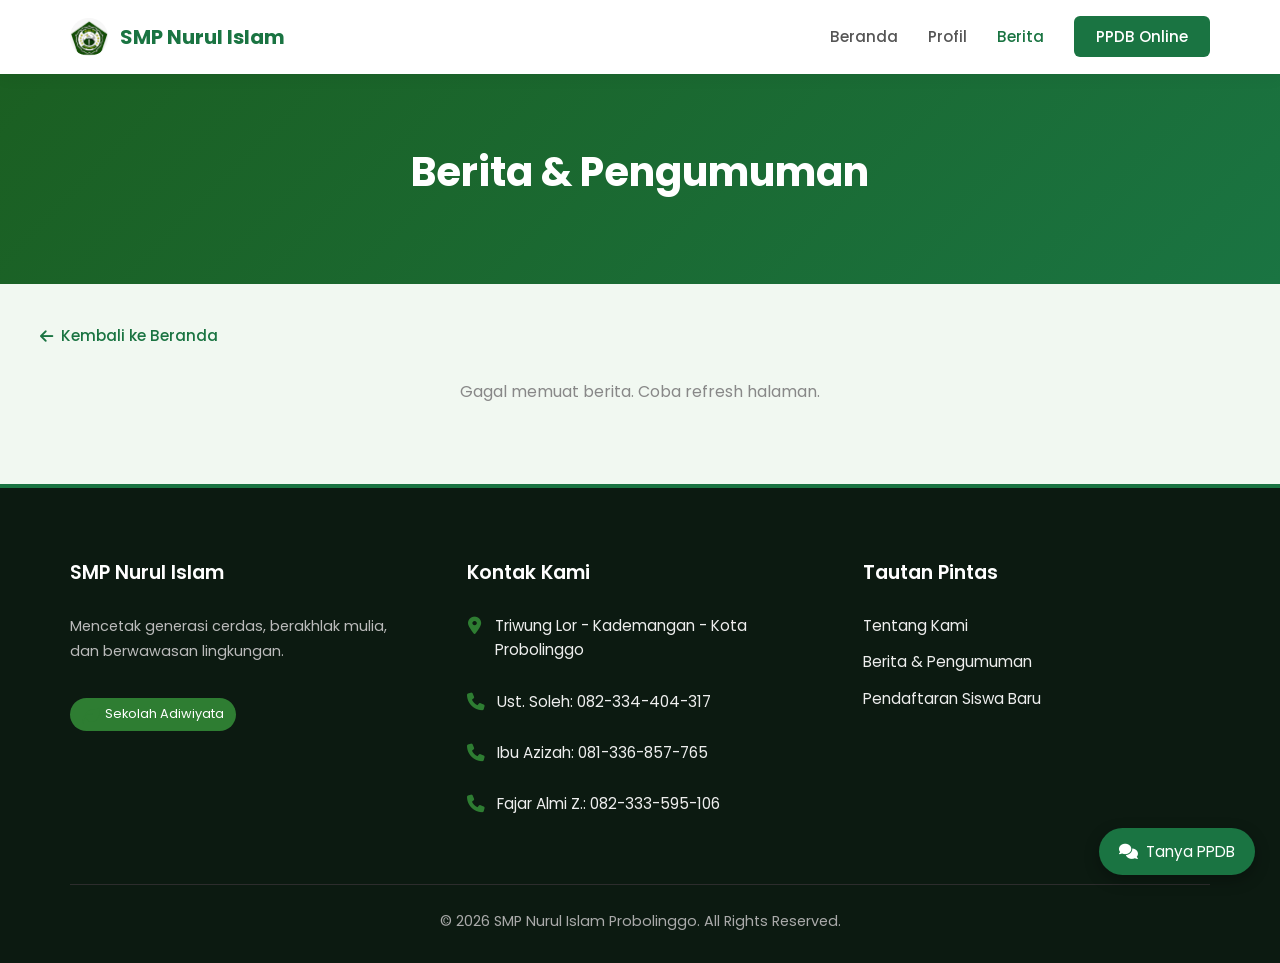
<file: berita_list.html>
<!DOCTYPE html>
<html lang="id">
<head>
    <meta charset="UTF-8">
    <meta name="viewport" content="width=device-width, initial-scale=1.0">
    <title>Berita & Pengumuman - SMP Nurul Islam Probolinggo</title>
    
    <link href="https://fonts.googleapis.com/css2?family=Poppins:wght@300;400;500;600;700&display=swap" rel="stylesheet">
    <link rel="stylesheet" href="https://cdnjs.cloudflare.com/ajax/libs/font-awesome/6.4.0/css/all.min.css">
    
    <style>
        * { margin: 0; padding: 0; box-sizing: border-box; }
        body { font-family: 'Poppins', sans-serif; color: #333; background-color: #f1f8f1; line-height: 1.6; }
        .container { max-width: 1200px; margin: 0 auto; padding: 0 30px; }
        a { text-decoration: none; transition: all 0.3s ease; }

        /* --- Header --- */
        header { background-color: white; box-shadow: 0 4px 15px rgba(0,0,0,0.05); position: fixed; width: 100%; top: 0; z-index: 9999; }
        nav { display: flex; justify-content: space-between; align-items: center; padding: 18px 0; }
        .logo { display: flex; align-items: center; gap: 12px; font-weight: 700; font-size: 1.25rem; color: #1a7442; }
        .logo i { font-size: 1.5rem; }
        .nav-links { display: flex; list-style: none; gap: 30px; align-items: center; }
        .nav-links a { color: #555; font-weight: 500; font-size: 0.95rem; }
        .nav-links a:hover { color: #1a7442; }
        .nav-btn { background-color: #1a7442; color: white !important; padding: 10px 22px; border-radius: 6px; }

        /* --- Hero --- */
        .hero-news { background: linear-gradient(135deg, #1b5e20 0%, #1a7442 100%); color: white; padding: 140px 20px 70px; text-align: center; }
        .hero-news h1 { font-size: 2.5rem; font-weight: 700; margin-bottom: 10px; }

        /* --- Konten Utama --- */
        .main-content { padding: 40px 0 80px; }
        .back-link { display: inline-flex; align-items: center; gap: 8px; color: #1a7442; font-weight: 500; margin-bottom: 30px; font-size: 0.95rem; }
        .back-link:hover { color: #145a33; }

        /* --- Daftar Berita (Flex/Column Container) --- */
        .news-list-container { display: flex; flex-direction: column; gap: 30px; }

        /* --- Kartu Berita Satuan --- */
        .news-card { background: white; border-radius: 12px; overflow: hidden; box-shadow: 0 4px 20px rgba(0,0,0,0.04); display: flex; flex-direction: column; }
        
        .news-img-box { width: 100%; height: 260px; background-color: #e8f5e9; display: flex; justify-content: center; align-items: center; color: #1a7442; border-bottom: 1px solid #eee; position: relative; }
        .news-img-box i { font-size: 4rem; }
        .news-img-box img { width: 100%; height: 100%; object-fit: cover; position: absolute; top: 0; left: 0; }

        .news-body { padding: 30px; }
        .news-meta { font-size: 0.85rem; color: #888; display: flex; align-items: center; gap: 8px; margin-bottom: 12px; }
        .news-body h2 { font-size: 1.4rem; color: #222; margin-bottom: 15px; font-weight: 700; line-height: 1.4; }
        .news-body p { color: #666; font-size: 0.95rem; margin-bottom: 20px; line-height: 1.7; text-align: justify; }
        
        .read-more-btn { display: inline-flex; align-items: center; gap: 6px; color: #1a7442; font-weight: 600; font-size: 0.95rem; }
        .read-more-btn:hover { color: #145a33; gap: 10px; }

        /* --- Footer --- */
        footer { background-color: #0c1a11; color: white; padding: 70px 0 30px; border-top: 4px solid #1a7442; }
        .footer-content { display: flex; flex-wrap: wrap; gap: 50px; justify-content: space-between; margin-bottom: 40px; }
        .footer-col { flex: 1; min-width: 280px; }
        .footer-col h3 { color: white; margin-bottom: 25px; font-size: 1.2rem; font-weight: 600; }
        .footer-col p { margin-bottom: 15px; font-size: 0.9rem; display: flex; align-items: flex-start; gap: 12px; color: #eee; }
        .footer-col i { color: #2e7d32; font-size: 1.1rem; width: 18px; text-align: center; margin-top: 3px; }
        .footer-col a { color: #eee; text-decoration: none; display: block; margin-bottom: 12px; font-size: 0.95rem; }
        .footer-col a:hover { color: white; padding-left: 5px; }
        .adw-badge { background-color: #2e7d32; color: white; padding: 6px 12px; border-radius: 20px; font-size: 0.8rem; display: inline-flex; align-items: center; gap: 5px; margin-top: 15px; }
        .footer-bottom { text-align: center; border-top: 1px solid #2d2d2d; padding-top: 25px; font-size: 0.9rem; color: #aaa; }

        /* --- Chatbot --- */
        .chatbot-widget { position: fixed; bottom: 25px; right: 25px; z-index: 10000; }
        .chatbot-window { width: 400px; height: 550px; display: none; flex-direction: column; overflow: hidden; border-radius: 12px; box-shadow: 0 10px 30px rgba(0,0,0,0.25); background: white; position: fixed; bottom: 95px; right: 25px; border: 1px solid #ddd; }
        .chat-header { background: #1a7442; color: white; padding: 15px 20px; font-weight: 600; display: flex; justify-content: space-between; align-items: center; }
        .close-chat { background: none; border: none; color: white; font-size: 24px; cursor: pointer; opacity: 0.8; }
        .close-chat:hover { opacity: 1; }
        .chatbot-btn { padding: 12px 20px; background-color: #1a7442; color: white; border-radius: 50px; display: flex; align-items: center; gap: 8px; box-shadow: 0 5px 15px rgba(0,0,0,0.3); cursor: pointer; border: none; font-family: inherit; font-size: 0.95rem;}
        .chatbot-btn:hover { background-color: #145a33; transform: scale(1.03); }

        @media (max-width: 768px) {
            .nav-links { display: none; }
        }
    </style>
</head>
<body>

    <header>
        <div class="container">
            <nav>
                <div class="logo">
                    <img src="logo.jpeg" alt="Logo SMP Nurul Islam" style="width:38px;height:38px;object-fit:cover;border-radius:50%;">
                    SMP Nurul Islam
                </div>
                <ul class="nav-links">
                    <li><a href="index.html">Beranda</a></li>
                    <li><a href="profile.html">Profil</a></li>
                    <li><a href="#" style="color: #1a7442;">Berita</a></li>
                    <li><a href="ppdb.html" class="btn nav-btn">PPDB Online</a></li>
                </ul>
            </nav>
        </div>
    </header>

    <section class="hero-news">
        <div class="container">
            <h1>Berita & Pengumuman</h1>
        </div>
    </section>

    <main class="container main-content">
        <a href="index.html" class="back-link"><i class="fa-solid fa-arrow-left"></i> Kembali ke Beranda</a>
        
        <div class="news-list-container" id="newsList">
            <div style="text-align:center; padding: 40px; color: #888;">
                <i class="fa-solid fa-spinner fa-spin" style="font-size:2rem; color:#1a7442;"></i>
                <p style="margin-top:10px;">Memuat berita...</p>
            </div>
        </div>
    </main>

    <footer>
        <div class="container">
            <div class="footer-content">
                <div class="footer-col">
                    <h3>SMP Nurul Islam</h3>
                    <p style="color: #bbb; line-height: 1.7; margin-bottom: 20px;">Mencetak generasi cerdas, berakhlak mulia, dan berwawasan lingkungan.</p>
                    <div class="adw-badge"><i class="fa-solid fa-leaf"></i> Sekolah Adiwiyata</div>
                </div>
                <div class="footer-col">
                <h3>Kontak Kami</h3>
                <p><i class="fa-solid fa-location-dot"></i> <a href="https://maps.app.goo.gl/aw7RS46w518DGiq76" target="_blank" rel="noopener">Triwung Lor - Kademangan - Kota Probolinggo</a></p>
                <p><i class="fa-solid fa-phone"></i> <a href="https://wa.me/6282334404317" target="_blank" rel="noopener">Ust. Soleh: 082-334-404-317</a></p>
                <p><i class="fa-solid fa-phone"></i> <a href="https://wa.me/6281336857765" target="_blank" rel="noopener">Ibu Azizah: 081-336-857-765</a></p>
                <p><i class="fa-solid fa-phone"></i> <a href="https://wa.me/6282333595106" target="_blank" rel="noopener">Fajar Almi Z.: 082-333-595-106</a></p>
                </div>
                <div class="footer-col">
                    <h3>Tautan Pintas</h3>
                    <a href="profile.html">Tentang Kami</a>
                    <a href="#">Berita & Pengumuman</a>
                    <a href="ppdb.html">Pendaftaran Siswa Baru</a>
                </div>
            </div>
            <div class="footer-bottom">
                <p>&copy; 2026 SMP Nurul Islam Probolinggo. All Rights Reserved.</p>
            </div>
        </div>
    </footer>

    <!-- CHATBOT WIDGET CUSTOM -->
<style>
    .chat-body { flex: 1; overflow-y: auto; padding: 15px; background: #f7f9f7; display: flex; flex-direction: column; gap: 10px; }
    .chat-msg { max-width: 80%; padding: 10px 14px; border-radius: 14px; font-size: 0.9rem; line-height: 1.4; word-wrap: break-word; }
    .chat-msg.user { align-self: flex-end; background: #1a7442; color: white; border-bottom-right-radius: 4px; }
    .chat-msg.bot { align-self: flex-start; background: #e8f5e9; color: #222; border-bottom-left-radius: 4px; }
    .chat-msg.typing { font-style: italic; color: #888; }
    .chat-input-area { display: flex; border-top: 1px solid #eee; padding: 10px; gap: 8px; flex-shrink: 0; }
    .chat-input-area input { flex: 1; border: 1px solid #ddd; border-radius: 20px; padding: 10px 15px; font-size: 0.9rem; outline: none; font-family: inherit; }
    .chat-input-area input:focus { border-color: #1a7442; }
    .chat-input-area button { background: #1a7442; color: white; border: none; border-radius: 50%; width: 40px; height: 40px; cursor: pointer; flex-shrink: 0; }
    .chat-input-area button:hover { background: #145a33; }
    .chatbot-window { flex-direction: column !important; }
</style>
<div class="chatbot-widget">
    <div class="chatbot-window" id="chatbotWindow">
        <div class="chat-header">
            <div><i class="fa-solid fa-robot"></i> Tanya PPDB AI</div>
            <button class="close-chat" id="closeChat">&times;</button>
        </div>
        <div class="chat-body" id="chatBody">
            <div class="chat-msg bot">Halo! Selamat datang di layanan chatbot SMP Nurul Islam. Ada yang bisa kami bantu mengenai informasi sekolah atau pendaftaran?</div>
        </div>
        <div class="chat-input-area">
            <input type="text" id="chatInput" placeholder="Ketik pertanyaan Anda..." autocomplete="off">
            <button id="sendBtn"><i class="fa-solid fa-paper-plane"></i></button>
        </div>
    </div>
    <button class="chatbot-btn" id="chatbotBtn">
        <i class="fa-solid fa-comments"></i> Tanya PPDB
    </button>
</div>
<script>
const SHEET_URL = "https://docs.google.com/spreadsheets/d/e/2PACX-1vR9XoHYABrnjqS9i4AyHGjO27Nt3a2Xdg8ztdiQaAVgze-prke7NH2AMLQj6ivrkanNGEqt3o-UVoP0/pub?gid=0&single=true&output=csv";

async function loadBerita() {
    try {
        const res  = await fetch(SHEET_URL);
        const text = await res.text();
        const rows = text.trim().split('\n').slice(1); // skip header

        const container = document.getElementById('newsList');
        container.innerHTML = '';

        if (rows.length === 0 || (rows.length === 1 && rows[0].trim() === '')) {
            container.innerHTML = '<p style="text-align:center;color:#888;">Belum ada berita.</p>';
            return;
        }

        rows.forEach(row => {
            // Parse CSV dengan benar (handle koma dalam tanda kutip)
            const cols = parseCSV(row);
            if (cols.length < 4) return;

            const id      = cols[0]?.trim();
            const tanggal = cols[1]?.trim();
            const judul   = cols[2]?.trim();
            const isi     = cols[3]?.trim();
            const foto    = cols[4]?.trim() || '';

            if (!judul) return;

            const fotoHTML = foto
                ? `<div class="news-img-box" style="overflow:hidden;height:260px;">
                     <img src="${foto}" alt="${judul}" style="width:100%;height:100%;object-fit:contain;background:#f4faf6;">
                   </div>`
                : `<div class="news-img-box" style="height:260px;display:flex;justify-content:center;align-items:center;background:#e8f5e9;">
                     <i class="fa-solid fa-newspaper" style="font-size:4rem;color:#1a7442;"></i>
                   </div>`;

            const card = `
                <div class="news-card">
                    ${fotoHTML}
                    <div class="news-body">
                        <div class="news-meta">
                            <i class="fa-solid fa-calendar-days"></i> ${tanggal}
                        </div>
                        <h2>${judul}</h2>
                        <p>${isi.substring(0, 200)}${isi.length > 200 ? '...' : ''}</p>
                        <a href="berita_detail.html?id=${id}" class="read-more-btn">
                            Baca Selengkapnya <i class="fa-solid fa-arrow-right"></i>
                        </a>
                    </div>
                </div>`;

            container.innerHTML += card;
        });

    } catch(e) {
        document.getElementById('newsList').innerHTML =
            '<p style="text-align:center;color:#888;">Gagal memuat berita. Coba refresh halaman.</p>';
        console.error(e);
    }
}

function parseCSV(row) {
    const result = [];
    let current  = '';
    let inQuotes = false;
    for (let i = 0; i < row.length; i++) {
        const char = row[i];
        if (char === '"') {
            inQuotes = !inQuotes;
        } else if (char === ',' && !inQuotes) {
            result.push(current);
            current = '';
        } else {
            current += char;
        }
    }
    result.push(current);
    return result;
}

loadBerita();

// ============ CHATBOT SCRIPT (jangan hapus) ============
document.addEventListener("DOMContentLoaded", function() {
    const chatbotBtn    = document.getElementById("chatbotBtn");
    const chatbotWindow = document.getElementById("chatbotWindow");
    const closeChat     = document.getElementById("closeChat");
    const chatBody      = document.getElementById("chatBody");
    const chatInput     = document.getElementById("chatInput");
    const sendBtn       = document.getElementById("sendBtn");
    const SPACE_URL     = "https://nazilurrohmah-chatbot-ppdb-smp-nurul-islam.hf.space";

    chatbotBtn.addEventListener("click", () => {
        chatbotWindow.style.display = (chatbotWindow.style.display === "flex") ? "none" : "flex";
        if (chatbotWindow.style.display === "flex") chatInput.focus();
    });
    closeChat.addEventListener("click", () => { chatbotWindow.style.display = "none"; });

    function addMessage(text, sender) {
        const div = document.createElement("div");
        div.className = "chat-msg " + sender;
        div.textContent = text;
        chatBody.appendChild(div);
        chatBody.scrollTop = chatBody.scrollHeight;
        return div;
    }

    async function sendMessage() {
        const message = chatInput.value.trim();
        if (!message) return;
        addMessage(message, "user");
        chatInput.value = "";
        const typingMsg = addMessage("Mengetik...", "bot typing");
        try {
            const res    = await fetch(SPACE_URL + "/gradio_api/call/predict", {
                method: "POST", headers: { "Content-Type": "application/json" },
                body: JSON.stringify({ data: [message, []] })
            });
            if (!res.ok) throw new Error("gagal");
            const result = await res.json();
            const evtRes = await fetch(SPACE_URL + "/gradio_api/call/predict/" + result.event_id);
            const txt    = await evtRes.text();
            let reply = "Maaf, saya tidak mengerti pertanyaan Anda.";
            for (const line of txt.split("\n")) {
                if (line.startsWith("data: ")) {
                    try { const p = JSON.parse(line.replace("data: ","")); if (Array.isArray(p) && p[0]) reply = p[0]; } catch(e){}
                }
            }
            typingMsg.remove(); addMessage(reply, "bot");
        } catch(e) {
            typingMsg.remove(); addMessage("Maaf, terjadi kesalahan koneksi.", "bot");
        }
    }
    sendBtn.addEventListener("click", sendMessage);
    chatInput.addEventListener("keypress", e => { if (e.key === "Enter") sendMessage(); });
});
</script>
</body>
</html>
</file>
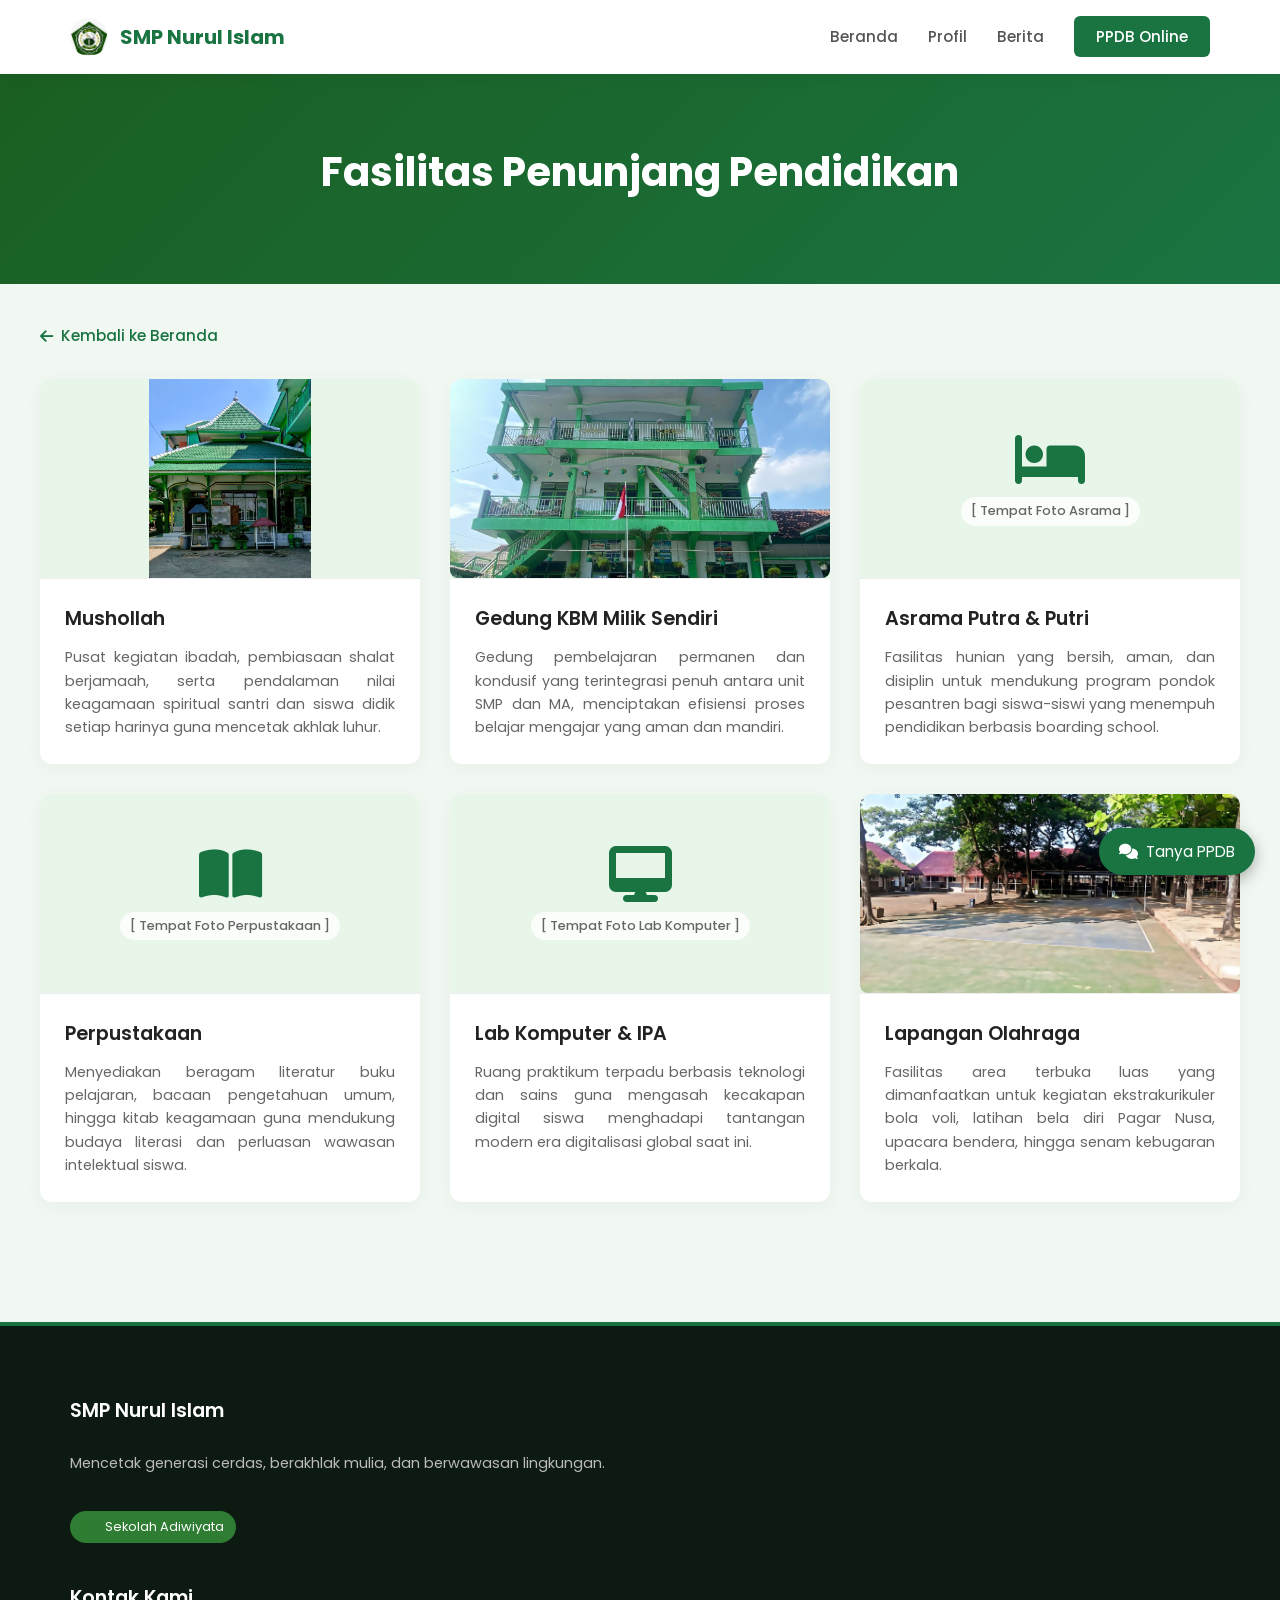
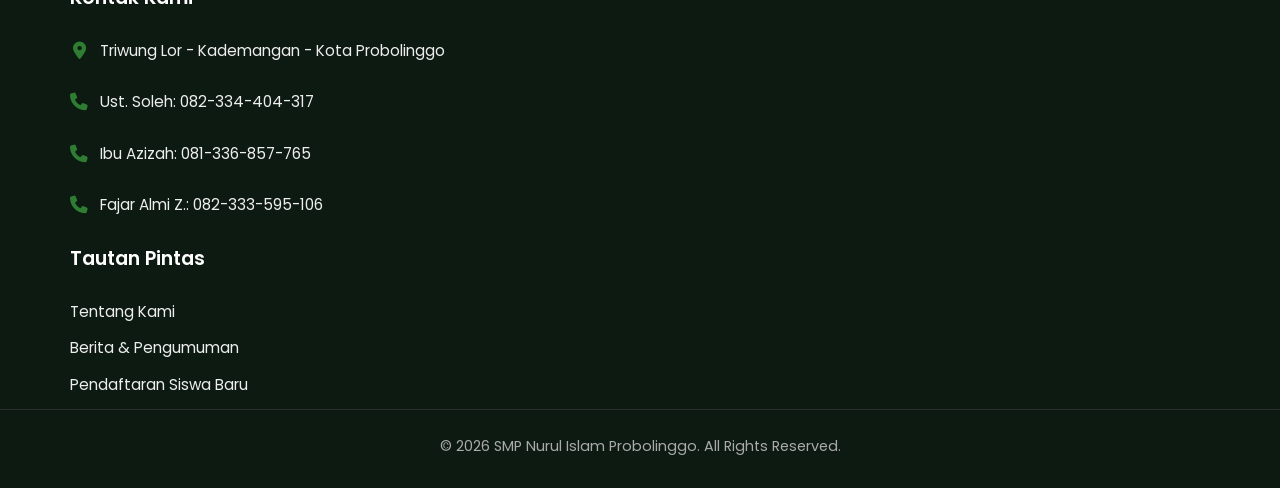
<file: fasilitas.html>
<!DOCTYPE html>
<html lang="id">
<head>
    <meta charset="UTF-8">
    <meta name="viewport" content="width=device-width, initial-scale=1.0">
    <title>Fasilitas & Program - SMP Nurul Islam Probolinggo</title>
    
    <link href="https://fonts.googleapis.com/css2?family=Poppins:wght@300;400;500;600;700&display=swap" rel="stylesheet">
    <link rel="stylesheet" href="https://cdnjs.cloudflare.com/ajax/libs/font-awesome/6.4.0/css/all.min.css">
    
    <style>
        * { margin: 0; padding: 0; box-sizing: border-box; }
        body { font-family: 'Poppins', sans-serif; color: #333; background-color: #f1f8f1; line-height: 1.6; }
        .container { max-width: 1200px; margin: 0 auto; padding: 0 30px; }
        a { text-decoration: none; transition: all 0.3s ease; }

        /* --- Header --- */
        header { background-color: white; box-shadow: 0 4px 15px rgba(0,0,0,0.05); position: fixed; width: 100%; top: 0; z-index: 9999; }
        nav { display: flex; justify-content: space-between; align-items: center; padding: 18px 0; }
        .logo { display: flex; align-items: center; gap: 12px; font-weight: 700; font-size: 1.25rem; color: #1a7442; }
        .logo i { font-size: 1.5rem; }
        .nav-links { display: flex; list-style: none; gap: 30px; align-items: center; }
        .nav-links a { color: #555; font-weight: 500; font-size: 0.95rem; }
        .nav-links a:hover { color: #1a7442; }
        .nav-btn { background-color: #1a7442; color: white !important; padding: 10px 22px; border-radius: 6px; }

        /* --- Hero --- */
        .hero-facilities { background: linear-gradient(135deg, #1b5e20 0%, #1a7442 100%); color: white; padding: 140px 20px 70px; text-align: center; }
        .hero-facilities h1 { font-size: 2.5rem; font-weight: 700; margin-bottom: 10px; }

        /* --- Konten Utama --- */
        .main-content { padding: 40px 0 80px; }
        .back-link { display: inline-flex; align-items: center; gap: 8px; color: #1a7442; font-weight: 500; margin-bottom: 30px; font-size: 0.95rem; }
        .back-link:hover { color: #145a33; }

        /* --- Grid Kartu Fasilitas --- */
        .facilities-grid { display: grid; grid-template-columns: repeat(3, 1fr); gap: 30px; }
        .facility-card { background: white; border-radius: 12px; overflow: hidden; box-shadow: 0 4px 20px rgba(0,0,0,0.04); display: flex; flex-direction: column; transition: all 0.3s ease; }
        .facility-card:hover { transform: translateY(-5px); box-shadow: 0 8px 25px rgba(0,0,0,0.08); }
        
        /* Box Foto Fasilitas */
        .facility-img-placeholder { width: 100%; height: 200px; background-color: #e8f5e9; display: flex; flex-direction: column; justify-content: center; align-items: center; color: #1a7442; border-bottom: 1px solid #eee; position: relative; overflow: hidden; }
        .facility-img-placeholder i { font-size: 3.5rem; margin-bottom: 10px; }
        .facility-img-placeholder span { font-size: 0.8rem; color: #666; font-weight: 500; background: rgba(255,255,255,0.8); padding: 4px 10px; border-radius: 20px; }
        
        /* Ganti dengan tag img jika foto sudah ada */
        .facility-img-placeholder img { width: 100%; height: 100%; object-fit: cover; position: absolute; top: 0; left: 0; }

        .facility-body { padding: 25px; flex-grow: 1; display: flex; flex-direction: column; }
        .facility-body h3 { font-size: 1.2rem; color: #222; margin-bottom: 12px; font-weight: 600; display: flex; align-items: center; gap: 10px; }
        .facility-body p { color: #666; font-size: 0.9rem; line-height: 1.6; text-align: justify; }

        /* --- Footer --- */
        footer { background-color: #0c1a11; color: white; padding: 70px 0 30px; border-top: 4px solid #1a7442; margin-top: 40px; }
        .footer-content { display: flex; flex-wrap: wrap; gap: 50px; justify-content: space-between; margin-bottom: 40px; }
        .footer-col { flex: 1; min-width: 280px; }
        .footer-col h3 { color: white; margin-bottom: 25px; font-size: 1.2rem; font-weight: 600; }
        .footer-col p { margin-bottom: 15px; font-size: 0.9rem; display: flex; align-items: flex-start; gap: 12px; color: #eee; }
        .footer-col i { color: #2e7d32; font-size: 1.1rem; width: 18px; text-align: center; margin-top: 3px; }
        .footer-col a { color: #eee; text-decoration: none; display: block; margin-bottom: 12px; font-size: 0.95rem; }
        .footer-col a:hover { color: white; padding-left: 5px; }
        .adw-badge { background-color: #2e7d32; color: white; padding: 6px 12px; border-radius: 20px; font-size: 0.8rem; display: inline-flex; align-items: center; gap: 5px; margin-top: 15px; }
        .footer-bottom { text-align: center; border-top: 1px solid #2d2d2d; padding-top: 25px; font-size: 0.9rem; color: #aaa; }

        /* --- Chatbot --- */
        .chatbot-widget { position: fixed; bottom: 25px; right: 25px; z-index: 10000; }
        .chatbot-window { width: 400px; height: 550px; display: none; flex-direction: column; overflow: hidden; border-radius: 12px; box-shadow: 0 10px 30px rgba(0,0,0,0.25); background: white; position: fixed; bottom: 95px; right: 25px; border: 1px solid #ddd; }
        .chat-header { background: #1a7442; color: white; padding: 15px 20px; font-weight: 600; display: flex; justify-content: space-between; align-items: center; }
        .close-chat { background: none; border: none; color: white; font-size: 24px; cursor: pointer; opacity: 0.8; }
        .close-chat:hover { opacity: 1; }
        .chatbot-btn { padding: 12px 20px; background-color: #1a7442; color: white; border-radius: 50px; display: flex; align-items: center; gap: 8px; box-shadow: 0 5px 15px rgba(0,0,0,0.3); cursor: pointer; border: none; font-family: inherit; font-size: 0.95rem;}
        .chatbot-btn:hover { background-color: #145a33; transform: scale(1.03); }

        @media (max-width: 992px) {
            .facilities-grid { grid-template-columns: 1fr 1fr; gap: 20px; }
        }
        @media (max-width: 768px) {
            .facilities-grid { grid-template-columns: 1fr; }
            .nav-links { display: none; }
        }
    </style>
</head>
<body>

    <header>
        <div class="container">
            <nav>
                <div class="logo">
                    <img src="logo.jpeg" alt="Logo SMP Nurul Islam" style="width:38px;height:38px;object-fit:cover;border-radius:50%;">
                    SMP Nurul Islam
                </div>
                <ul class="nav-links">
                    <li><a href="index.html">Beranda</a></li>
                    <li><a href="profile.html">Profil</a></li>
                    <li><a href="index.html#news">Berita</a></li>
                    <li><a href="ppdb.html" class="btn nav-btn">PPDB Online</a></li>
                </ul>
            </nav>
        </div>
    </header>

    <section class="hero-facilities">
        <div class="container">
            <h1>Fasilitas Penunjang Pendidikan</h1>
        </div>
    </section>

    <main class="container main-content">
        <a href="index.html" class="back-link"><i class="fa-solid fa-arrow-left"></i> Kembali ke Beranda</a>
        
        <div class="facilities-grid">
            
            <div class="facility-card">
                <div class="facility-img-placeholder">
                    <img src="musholla.jpeg" alt="Mushollah SMP Nurul Islam" style="width:100%;height:100%;object-fit:contain;background-color:#e8f5e9;border-radius:8px;">
                </div>
                <div class="facility-body">
                    <h3>Mushollah</h3>
                    <p>Pusat kegiatan ibadah, pembiasaan shalat berjamaah, serta pendalaman nilai keagamaan spiritual santri dan siswa didik setiap harinya guna mencetak akhlak luhur.</p>
                </div>
            </div>

            <div class="facility-card">
                <div class="facility-img-placeholder">
                    <img src="gedung.jpeg" alt="Gedung KBM SMP Nurul Islam" style="width:100%;height:100%;object-fit:cover;border-radius:8px;">
                </div>
                <div class="facility-body">
                    <h3>Gedung KBM Milik Sendiri</h3>
                    <p>Gedung pembelajaran permanen dan kondusif yang terintegrasi penuh antara unit SMP dan MA, menciptakan efisiensi proses belajar mengajar yang aman dan mandiri.</p>
                </div>
            </div>

            <div class="facility-card">
                <div class="facility-img-placeholder">
                    <i class="fa-solid fa-bed"></i>
                    <span>[ Tempat Foto Asrama ]</span>
                </div>
                <div class="facility-body">
                    <h3>Asrama Putra & Putri</h3>
                    <p>Fasilitas hunian yang bersih, aman, dan disiplin untuk mendukung program pondok pesantren bagi siswa-siswi yang menempuh pendidikan berbasis boarding school.</p>
                </div>
            </div>

            <div class="facility-card">
                <div class="facility-img-placeholder">
                    <i class="fa-solid fa-book-open"></i>
                    <span>[ Tempat Foto Perpustakaan ]</span>
                </div>
                <div class="facility-body">
                    <h3>Perpustakaan</h3>
                    <p>Menyediakan beragam literatur buku pelajaran, bacaan pengetahuan umum, hingga kitab keagamaan guna mendukung budaya literasi dan perluasan wawasan intelektual siswa.</p>
                </div>
            </div>

            <div class="facility-card">
                <div class="facility-img-placeholder">
                    <i class="fa-solid fa-desktop"></i>
                    <span>[ Tempat Foto Lab Komputer ]</span>
                </div>
                <div class="facility-body">
                    <h3>Lab Komputer & IPA</h3>
                    <p>Ruang praktikum terpadu berbasis teknologi dan sains guna mengasah kecakapan digital siswa menghadapi tantangan modern era digitalisasi global saat ini.</p>
                </div>
            </div>

            <div class="facility-card">
                <div class="facility-img-placeholder">
                    <img src="lapvoli.jpeg" alt="Lapangan Olahraga" style="width:100%;height:100%;object-fit:cover;object-position:center center;border-radius:8px;">
                </div>
                <div class="facility-body">
                    <h3>Lapangan Olahraga</h3>
                    <p>Fasilitas area terbuka luas yang dimanfaatkan untuk kegiatan ekstrakurikuler bola voli, latihan bela diri Pagar Nusa, upacara bendera, hingga senam kebugaran berkala.</p>
                </div>
            </div>

        </div>
    </main>

    <footer>
        <div class="container">
            <div class="footer-content">
                <div class="footer-col">
                    <h3>SMP Nurul Islam</h3>
                    <p style="color: #bbb; line-height: 1.7; margin-bottom: 20px;">Mencetak generasi cerdas, berakhlak mulia, dan berwawasan lingkungan.</p>
                    <div class="adw-badge"><i class="fa-solid fa-leaf"></i> Sekolah Adiwiyata</div>
                </div>
               </div>
                <div class="footer-col">
                <h3>Kontak Kami</h3>
                <p><i class="fa-solid fa-location-dot"></i> <a href="https://maps.app.goo.gl/aw7RS46w518DGiq76" target="_blank" rel="noopener">Triwung Lor - Kademangan - Kota Probolinggo</a></p>
                <p><i class="fa-solid fa-phone"></i> <a href="https://wa.me/6282334404317" target="_blank" rel="noopener">Ust. Soleh: 082-334-404-317</a></p>
                <p><i class="fa-solid fa-phone"></i> <a href="https://wa.me/6281336857765" target="_blank" rel="noopener">Ibu Azizah: 081-336-857-765</a></p>
                <p><i class="fa-solid fa-phone"></i> <a href="https://wa.me/6282333595106" target="_blank" rel="noopener">Fajar Almi Z.: 082-333-595-106</a></p>
                </div>
                <div class="footer-col">
                    <h3>Tautan Pintas</h3>
                    <a href="profil.html">Tentang Kami</a>
                    <a href="index.html#news">Berita & Pengumuman</a>
                    <a href="ppdb.html">Pendaftaran Siswa Baru</a>
                </div>
            </div>
            <div class="footer-bottom">
                <p>&copy; 2026 SMP Nurul Islam Probolinggo. All Rights Reserved.</p>
            </div>
        </div>
    </footer>

   <!-- CHATBOT WIDGET CUSTOM -->
<style>
    .chat-body { flex: 1; overflow-y: auto; padding: 15px; background: #f7f9f7; display: flex; flex-direction: column; gap: 10px; }
    .chat-msg { max-width: 80%; padding: 10px 14px; border-radius: 14px; font-size: 0.9rem; line-height: 1.4; word-wrap: break-word; }
    .chat-msg.user { align-self: flex-end; background: #1a7442; color: white; border-bottom-right-radius: 4px; }
    .chat-msg.bot { align-self: flex-start; background: #e8f5e9; color: #222; border-bottom-left-radius: 4px; }
    .chat-msg.typing { font-style: italic; color: #888; }
    .chat-input-area { display: flex; border-top: 1px solid #eee; padding: 10px; gap: 8px; flex-shrink: 0; }
    .chat-input-area input { flex: 1; border: 1px solid #ddd; border-radius: 20px; padding: 10px 15px; font-size: 0.9rem; outline: none; font-family: inherit; }
    .chat-input-area input:focus { border-color: #1a7442; }
    .chat-input-area button { background: #1a7442; color: white; border: none; border-radius: 50%; width: 40px; height: 40px; cursor: pointer; flex-shrink: 0; }
    .chat-input-area button:hover { background: #145a33; }
    .chatbot-window { flex-direction: column !important; }
</style>
<div class="chatbot-widget">
    <div class="chatbot-window" id="chatbotWindow">
        <div class="chat-header">
            <div><i class="fa-solid fa-robot"></i> Tanya PPDB AI</div>
            <button class="close-chat" id="closeChat">&times;</button>
        </div>
        <div class="chat-body" id="chatBody">
            <div class="chat-msg bot">Halo! Selamat datang di layanan chatbot SMP Nurul Islam. Ada yang bisa kami bantu mengenai informasi sekolah atau pendaftaran?</div>
        </div>
        <div class="chat-input-area">
            <input type="text" id="chatInput" placeholder="Ketik pertanyaan Anda..." autocomplete="off">
            <button id="sendBtn"><i class="fa-solid fa-paper-plane"></i></button>
        </div>
    </div>
    <button class="chatbot-btn" id="chatbotBtn">
        <i class="fa-solid fa-comments"></i> Tanya PPDB
    </button>
</div>
<script>
    document.addEventListener("DOMContentLoaded", function() {
        const chatbotBtn    = document.getElementById("chatbotBtn");
        const chatbotWindow = document.getElementById("chatbotWindow");
        const closeChat     = document.getElementById("closeChat");
        const chatBody      = document.getElementById("chatBody");
        const chatInput     = document.getElementById("chatInput");
        const sendBtn       = document.getElementById("sendBtn");
        const SPACE_URL     = "https://nazilurrohmah-chatbot-ppdb-smp-nurul-islam.hf.space";

        chatbotBtn.addEventListener("click", () => {
            chatbotWindow.style.display = (chatbotWindow.style.display === "flex") ? "none" : "flex";
            if (chatbotWindow.style.display === "flex") chatInput.focus();
        });
        closeChat.addEventListener("click", () => { chatbotWindow.style.display = "none"; });

        function addMessage(text, sender) {
            const div = document.createElement("div");
            div.className = "chat-msg " + sender;
            div.textContent = text;
            chatBody.appendChild(div);
            chatBody.scrollTop = chatBody.scrollHeight;
            return div;
        }

        async function sendMessage() {
            const message = chatInput.value.trim();
            if (!message) return;
            addMessage(message, "user");
            chatInput.value = "";
            const typingMsg = addMessage("Mengetik...", "bot typing");
            try {
                const res    = await fetch(SPACE_URL + "/gradio_api/call/predict", {
                    method: "POST", headers: { "Content-Type": "application/json" },
                    body: JSON.stringify({ data: [message, []] })
                });
                if (!res.ok) throw new Error("gagal");
                const result = await res.json();
                const evtRes = await fetch(SPACE_URL + "/gradio_api/call/predict/" + result.event_id);
                const txt    = await evtRes.text();
                let reply = "Maaf, saya tidak mengerti pertanyaan Anda.";
                for (const line of txt.split("\n")) {
                    if (line.startsWith("data: ")) {
                        try { const p = JSON.parse(line.replace("data: ","")); if (Array.isArray(p) && p[0]) reply = p[0]; } catch(e){}
                    }
                }
                typingMsg.remove(); addMessage(reply, "bot");
            } catch(e) {
                typingMsg.remove(); addMessage("Maaf, terjadi kesalahan koneksi.", "bot");
            }
        }
        sendBtn.addEventListener("click", sendMessage);
        chatInput.addEventListener("keypress", e => { if (e.key === "Enter") sendMessage(); });
    });
</script>
</body>
</html>
</file>
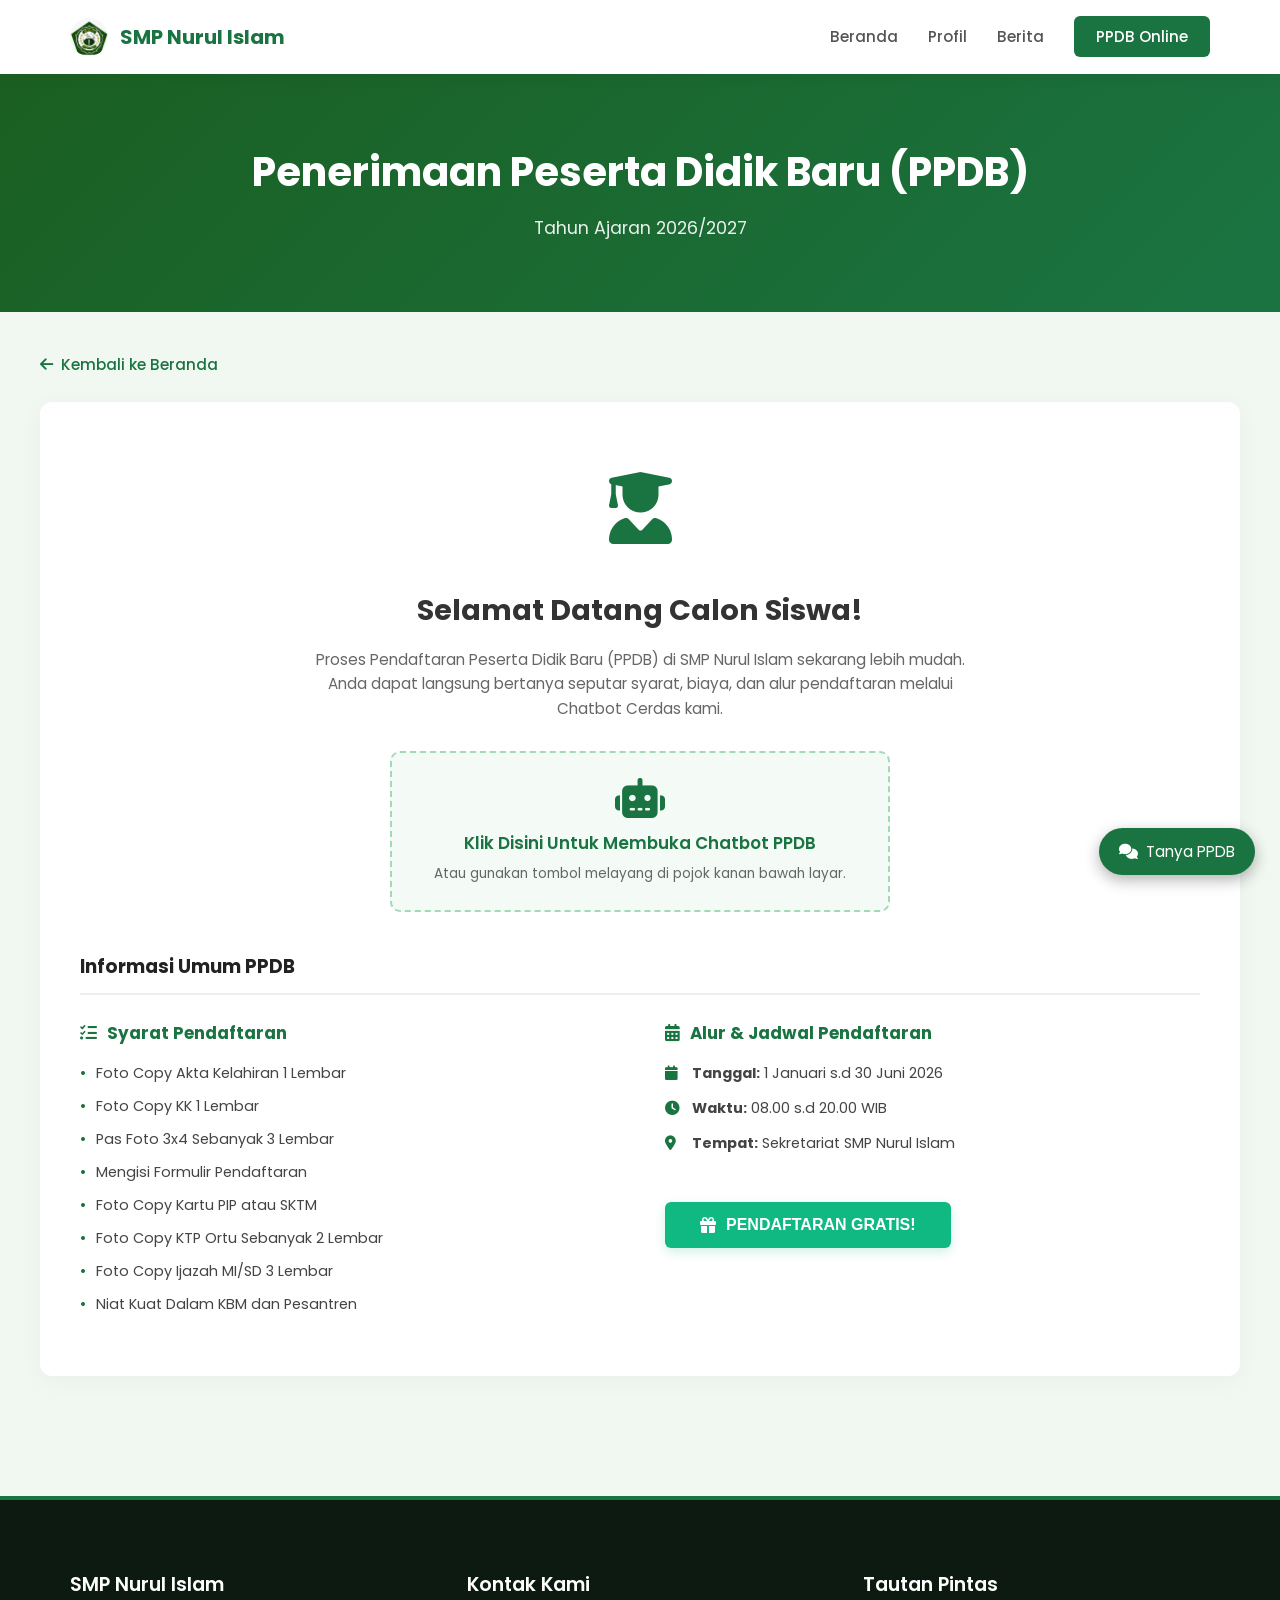
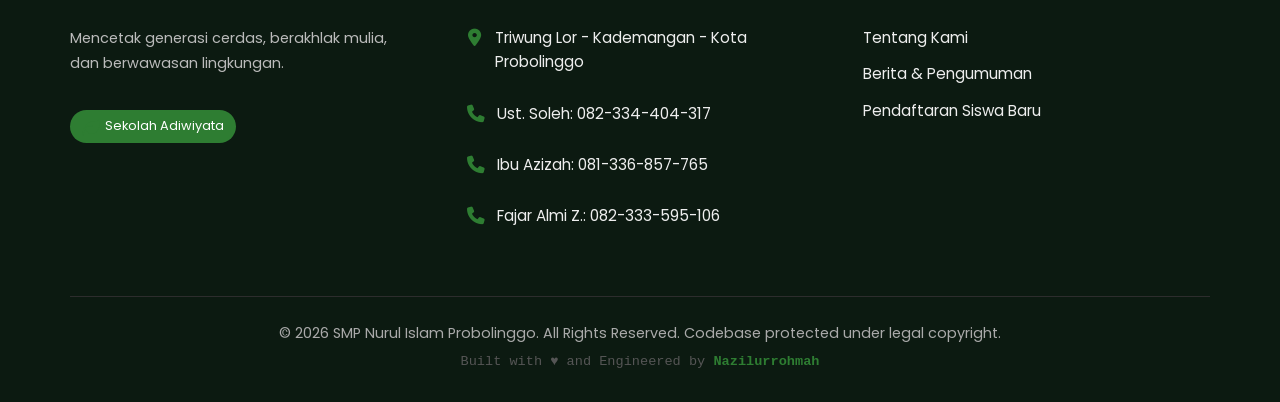
<file: ppdb.html>
<!DOCTYPE html>
<html lang="id">
<head>
    <meta charset="UTF-8">
    <meta name="viewport" content="width=device-width, initial-scale=1.0">
    <title>PPDB - SMP Nurul Islam Probolinggo</title>
    
    <link href="https://fonts.googleapis.com/css2?family=Poppins:wght@300;400;500;600;700&display=swap" rel="stylesheet">
    <link rel="stylesheet" href="https://cdnjs.cloudflare.com/ajax/libs/font-awesome/6.4.0/css/all.min.css">
    
    <style>
        * { margin: 0; padding: 0; box-sizing: border-box; }
        body { font-family: 'Poppins', sans-serif; color: #333; background-color: #f1f8f1; line-height: 1.6; }
        .container { max-width: 1200px; margin: 0 auto; padding: 0 30px; }
        a { text-decoration: none; transition: all 0.3s ease; }

        header { background-color: white; box-shadow: 0 4px 15px rgba(0,0,0,0.05); position: fixed; width: 100%; top: 0; z-index: 9999; }
        nav { display: flex; justify-content: space-between; align-items: center; padding: 18px 0; }
        .logo { display: flex; align-items: center; gap: 12px; font-weight: 700; font-size: 1.25rem; color: #1a7442; }
        .logo i { font-size: 1.5rem; }
        .nav-links { display: flex; list-style: none; gap: 30px; align-items: center; }
        .nav-links a { color: #555; font-weight: 500; font-size: 0.95rem; }
        .nav-links a:hover { color: #1a7442; }
        .nav-btn { background-color: #1a7442; color: white !important; padding: 10px 22px; border-radius: 6px; }

        .hero-ppdb { background: linear-gradient(135deg, #1b5e20 0%, #1a7442 100%); color: white; padding: 140px 20px 70px; text-align: center; }
        .hero-ppdb h1 { font-size: 2.5rem; font-weight: 700; margin-bottom: 10px; }
        .hero-ppdb p { font-size: 1.1rem; opacity: 0.9; }

        .main-content { padding: 40px 0 80px; }
        .back-link { display: inline-flex; align-items: center; gap: 8px; color: #1a7442; font-weight: 500; margin-bottom: 25px; font-size: 0.95rem; }
        .back-link:hover { color: #145a33; }

        .ppdb-card { background: white; border-radius: 12px; padding: 50px 40px; box-shadow: 0 4px 25px rgba(0,0,0,0.04); text-align: center; margin-bottom: 40px; }
        .ppdb-card .icon-student { font-size: 4.5rem; color: #1a7442; margin-bottom: 20px; }
        .ppdb-card h2 { font-size: 1.8rem; font-weight: 700; color: #333; margin-bottom: 15px; }
        .ppdb-card .sub-text { color: #666; max-width: 650px; margin: 0 auto 30px; font-size: 0.95rem; }

        .bot-trigger-box { border: 2px dashed #a3d9b9; background-color: #f4faf6; border-radius: 10px; padding: 25px; max-width: 500px; margin: 0 auto 40px; cursor: pointer; transition: all 0.3s ease; }
        .bot-trigger-box:hover { background-color: #e8f5e9; transform: translateY(-2px); }
        .bot-trigger-box i { font-size: 2.5rem; color: #1a7442; margin-bottom: 12px; }
        .bot-trigger-box h4 { color: #1a7442; font-size: 1.05rem; margin-bottom: 6px; font-weight: 600; }
        .bot-trigger-box p { color: #666; font-size: 0.85rem; }

        .info-heading { text-align: left; font-size: 1.15rem; font-weight: 700; color: #222; border-bottom: 2px solid #eee; padding-bottom: 12px; margin-bottom: 25px; }
        .info-grid { display: grid; grid-template-columns: 1fr 1fr; gap: 50px; text-align: left; }
        .info-col h4 { font-size: 1.05rem; color: #1a7442; margin-bottom: 15px; display: flex; align-items: center; gap: 10px; }
        .info-col ul { list-style: none; }
        .info-col ul li { font-size: 0.9rem; color: #444; margin-bottom: 10px; display: flex; align-items: center; gap: 10px; }
        .info-col ul li::before { content: "•"; color: #1a7442; font-weight: bold; }
        
        .schedule-item { font-size: 0.9rem; color: #444; margin-bottom: 12px; display: flex; gap: 12px; }
        .schedule-item i { color: #1a7442; margin-top: 4px; width: 15px; }

        .btn-register-now { background-color: #10b981; color: white; padding: 14px 35px; border-radius: 6px; font-weight: 600; display: inline-flex; align-items: center; gap: 10px; font-size: 1rem; box-shadow: 0 4px 12px rgba(16,185,129,0.2); border: none; margin-top: 35px; cursor: pointer; }
        .btn-register-now:hover { background-color: #059669; transform: translateY(-2px); }

        footer { background-color: #0c1a11; color: white; padding: 70px 0 30px; border-top: 4px solid #1a7442; }
        .footer-content { display: flex; flex-wrap: wrap; gap: 50px; justify-content: space-between; margin-bottom: 40px; }
        .footer-col { flex: 1; min-width: 280px; }
        .footer-col h3 { color: white; margin-bottom: 25px; font-size: 1.2rem; font-weight: 600; }
        .footer-col p { margin-bottom: 15px; font-size: 0.9rem; display: flex; align-items: flex-start; gap: 12px; color: #eee; }
        .footer-col i { color: #2e7d32; font-size: 1.1rem; width: 18px; text-align: center; margin-top: 3px; }
        .footer-col a { color: #eee; text-decoration: none; display: block; margin-bottom: 12px; font-size: 0.95rem; }
        .footer-col a:hover { color: white; padding-left: 5px; }
        .adw-badge { background-color: #2e7d32; color: white; padding: 6px 12px; border-radius: 20px; font-size: 0.8rem; display: inline-flex; align-items: center; gap: 5px; margin-top: 15px; }
        .footer-bottom { text-align: center; border-top: 1px solid #2d2d2d; padding-top: 25px; font-size: 0.9rem; color: #aaa; }

        .chatbot-widget { position: fixed; bottom: 25px; right: 25px; z-index: 10000; }
        .chatbot-window { width: 400px; height: 550px; display: none; flex-direction: column; overflow: hidden; border-radius: 12px; box-shadow: 0 10px 30px rgba(0,0,0,0.25); background: white; position: fixed; bottom: 95px; right: 25px; border: 1px solid #ddd; }
        .chat-header { background: #1a7442; color: white; padding: 15px 20px; font-weight: 600; display: flex; justify-content: space-between; align-items: center; }
        .close-chat { background: none; border: none; color: white; font-size: 24px; cursor: pointer; opacity: 0.8; }
        .close-chat:hover { opacity: 1; }
        .chatbot-btn { padding: 12px 20px; background-color: #1a7442; color: white; border-radius: 50px; display: flex; align-items: center; gap: 8px; box-shadow: 0 5px 15px rgba(0,0,0,0.3); cursor: pointer; border: none; font-family: inherit; font-size: 0.95rem;}
        .chatbot-btn:hover { background-color: #145a33; transform: scale(1.03); }

        @media (max-width: 768px) {
            .info-grid { grid-template-columns: 1fr; gap: 30px; }
            .nav-links { display: none; }
        }
    </style>
</head>
<body>

    <header>
        <div class="container">
            <nav>
                <div class="logo">
                    <img src="logo.jpeg" alt="Logo SMP Nurul Islam" style="width:38px;height:38px;object-fit:cover;border-radius:50%;">
                    SMP Nurul Islam
                </div>
                <ul class="nav-links">
                    <li><a href="index.html">Beranda</a></li>
                    <li><a href="index.html#about">Profil</a></li>
                    <li><a href="index.html#news">Berita</a></li>
                    <li><a href="#" class="nav-btn">PPDB Online</a></li>
                </ul>
            </nav>
        </div>
    </header>

    <section class="hero-ppdb">
        <div class="container">
            <h1>Penerimaan Peserta Didik Baru (PPDB)</h1>
            <p>Tahun Ajaran 2026/2027</p>
        </div>
    </section>

    <main class="container main-content">
        <a href="index.html" class="back-link"><i class="fa-solid fa-arrow-left"></i> Kembali ke Beranda</a>
        
        <div class="ppdb-card">
            <div class="icon-student"><i class="fa-solid fa-user-graduate"></i></div>
            <h2>Selamat Datang Calon Siswa!</h2>
            <p class="sub-text">Proses Pendaftaran Peserta Didik Baru (PPDB) di SMP Nurul Islam sekarang lebih mudah. Anda dapat langsung bertanya seputar syarat, biaya, dan alur pendaftaran melalui Chatbot Cerdas kami.</p>
            
            <div class="bot-trigger-box" id="innerBotBox">
                <i class="fa-solid fa-robot"></i>
                <h4>Klik Disini Untuk Membuka Chatbot PPDB</h4>
                <p>Atau gunakan tombol melayang di pojok kanan bawah layar.</p>
            </div>

            <h3 class="info-heading">Informasi Umum PPDB</h3>
            
            <div class="info-grid">
                <div class="info-col">
                    <h4><i class="fa-solid fa-list-check"></i> Syarat Pendaftaran</h4>
                    <ul>
                        <li>Foto Copy Akta Kelahiran 1 Lembar</li>
                        <li>Foto Copy KK 1 Lembar</li>
                        <li>Pas Foto 3x4 Sebanyak 3 Lembar</li>
                        <li>Mengisi Formulir Pendaftaran</li>
                        <li>Foto Copy Kartu PIP atau SKTM</li>
                        <li>Foto Copy KTP Ortu Sebanyak 2 Lembar</li>
                        <li>Foto Copy Ijazah MI/SD 3 Lembar</li>
                        <li>Niat Kuat Dalam KBM dan Pesantren</li>
                    </ul>
                </div>
                
                <div class="info-col">
                    <h4><i class="fa-solid fa-calendar-days"></i> Alur & Jadwal Pendaftaran</h4>
                    <div class="schedule-item">
                        <i class="fa-solid fa-calendar"></i>
                        <div><strong>Tanggal:</strong> 1 Januari s.d 30 Juni 2026</div>
                    </div>
                    <div class="schedule-item">
                        <i class="fa-solid fa-clock"></i>
                        <div><strong>Waktu:</strong> 08.00 s.d 20.00 WIB</div>
                    </div>
                    <div class="schedule-item">
                        <i class="fa-solid fa-location-dot"></i>
                        <div><strong>Tempat:</strong> Sekretariat SMP Nurul Islam</div>
                    </div>
                    
                    <button class="btn-register-now" id="innerRegisterBtn">
                        <i class="fa-solid fa-gift"></i> PENDAFTARAN GRATIS!
                    </button>
                </div>
            </div>
        </div>
    </main>

    <footer>
        <div class="container">
            <div class="footer-content">
                <div class="footer-col">
                    <h3>SMP Nurul Islam</h3>
                    <p style="color: #bbb; line-height: 1.7; margin-bottom: 20px;">Mencetak generasi cerdas, berakhlak mulia, dan berwawasan lingkungan.</p>
                    <div class="adw-badge"><i class="fa-solid fa-leaf"></i> Sekolah Adiwiyata</div>
                </div>
                <div class="footer-col">
                <h3>Kontak Kami</h3>
                <p><i class="fa-solid fa-location-dot"></i> <a href="https://maps.app.goo.gl/aw7RS46w518DGiq76" target="_blank" rel="noopener">Triwung Lor - Kademangan - Kota Probolinggo</a></p>
                <p><i class="fa-solid fa-phone"></i> <a href="https://wa.me/6282334404317" target="_blank" rel="noopener">Ust. Soleh: 082-334-404-317</a></p>
                <p><i class="fa-solid fa-phone"></i> <a href="https://wa.me/6281336857765" target="_blank" rel="noopener">Ibu Azizah: 081-336-857-765</a></p>
                <p><i class="fa-solid fa-phone"></i> <a href="https://wa.me/6282333595106" target="_blank" rel="noopener">Fajar Almi Z.: 082-333-595-106</a></p>
            </div>
                <div class="footer-col">
                    <h3>Tautan Pintas</h3>
                    <a href="index.html#about">Tentang Kami</a>
                    <a href="index.html#news">Berita & Pengumuman</a>
                    <a href="#">Pendaftaran Siswa Baru</a>
                </div>
            </div>
            <div class="footer-bottom" style="display: flex; flex-direction: column; gap: 6px;">
                <p>&copy; 2026 SMP Nurul Islam Probolinggo. All Rights Reserved. Codebase protected under legal copyright.</p>
                <p style="font-size: 0.85rem; color: #555; font-family: 'Courier New', Courier, monospace;">Built with &hearts; and Engineered by <span style="color: #2e7d32; font-weight: 600;">Nazilurrohmah</span></p>
            </div>
        </div>
    </footer>

    <!-- CHATBOT WIDGET CUSTOM -->
<style>
    .chat-body { flex: 1; overflow-y: auto; padding: 15px; background: #f7f9f7; display: flex; flex-direction: column; gap: 10px; }
    .chat-msg { max-width: 80%; padding: 10px 14px; border-radius: 14px; font-size: 0.9rem; line-height: 1.4; word-wrap: break-word; }
    .chat-msg.user { align-self: flex-end; background: #1a7442; color: white; border-bottom-right-radius: 4px; }
    .chat-msg.bot { align-self: flex-start; background: #e8f5e9; color: #222; border-bottom-left-radius: 4px; }
    .chat-msg.typing { font-style: italic; color: #888; }
    .chat-input-area { display: flex; border-top: 1px solid #eee; padding: 10px; gap: 8px; flex-shrink: 0; }
    .chat-input-area input { flex: 1; border: 1px solid #ddd; border-radius: 20px; padding: 10px 15px; font-size: 0.9rem; outline: none; font-family: inherit; }
    .chat-input-area input:focus { border-color: #1a7442; }
    .chat-input-area button { background: #1a7442; color: white; border: none; border-radius: 50%; width: 40px; height: 40px; cursor: pointer; flex-shrink: 0; }
    .chat-input-area button:hover { background: #145a33; }
    .chatbot-window { flex-direction: column !important; }
</style>
<div class="chatbot-widget">
    <div class="chatbot-window" id="chatbotWindow">
        <div class="chat-header">
            <div><i class="fa-solid fa-robot"></i> Tanya PPDB AI</div>
            <button class="close-chat" id="closeChat">&times;</button>
        </div>
        <div class="chat-body" id="chatBody">
            <div class="chat-msg bot">Halo! Selamat datang di layanan chatbot SMP Nurul Islam. Ada yang bisa kami bantu mengenai informasi sekolah atau pendaftaran?</div>
        </div>
        <div class="chat-input-area">
            <input type="text" id="chatInput" placeholder="Ketik pertanyaan Anda..." autocomplete="off">
            <button id="sendBtn"><i class="fa-solid fa-paper-plane"></i></button>
        </div>
    </div>
    <button class="chatbot-btn" id="chatbotBtn">
        <i class="fa-solid fa-comments"></i> Tanya PPDB
    </button>
</div>
<script>
    document.addEventListener("DOMContentLoaded", function() {
        const chatbotBtn    = document.getElementById("chatbotBtn");
        const chatbotWindow = document.getElementById("chatbotWindow");
        const closeChat     = document.getElementById("closeChat");
        const chatBody      = document.getElementById("chatBody");
        const chatInput     = document.getElementById("chatInput");
        const sendBtn       = document.getElementById("sendBtn");
        const SPACE_URL     = "https://nazilurrohmah-chatbot-ppdb-smp-nurul-islam.hf.space";

        chatbotBtn.addEventListener("click", () => {
        chatbotWindow.style.display = (chatbotWindow.style.display === "flex") ? "none" : "flex";
        if (chatbotWindow.style.display === "flex") chatInput.focus();
        });
        
        const innerBotBox = document.getElementById("innerBotBox");
        if (innerBotBox) {
        innerBotBox.addEventListener("click", () => {
        chatbotWindow.style.display = "flex";
        chatInput.focus();
        });
        }
        closeChat.addEventListener("click", () => { chatbotWindow.style.display = "none"; });

        function addMessage(text, sender) {
            const div = document.createElement("div");
            div.className = "chat-msg " + sender;
            div.textContent = text;
            chatBody.appendChild(div);
            chatBody.scrollTop = chatBody.scrollHeight;
            return div;
        }

        async function sendMessage() {
            const message = chatInput.value.trim();
            if (!message) return;
            addMessage(message, "user");
            chatInput.value = "";
            const typingMsg = addMessage("Mengetik...", "bot typing");
            try {
                const res    = await fetch(SPACE_URL + "/gradio_api/call/predict", {
                    method: "POST", headers: { "Content-Type": "application/json" },
                    body: JSON.stringify({ data: [message, []] })
                });
                if (!res.ok) throw new Error("gagal");
                const result = await res.json();
                const evtRes = await fetch(SPACE_URL + "/gradio_api/call/predict/" + result.event_id);
                const txt    = await evtRes.text();
                let reply = "Maaf, saya tidak mengerti pertanyaan Anda.";
                for (const line of txt.split("\n")) {
                    if (line.startsWith("data: ")) {
                        try { const p = JSON.parse(line.replace("data: ","")); if (Array.isArray(p) && p[0]) reply = p[0]; } catch(e){}
                    }
                }
                typingMsg.remove(); addMessage(reply, "bot");
            } catch(e) {
                typingMsg.remove(); addMessage("Maaf, terjadi kesalahan koneksi.", "bot");
            }
        }
        sendBtn.addEventListener("click", sendMessage);
        chatInput.addEventListener("keypress", e => { if (e.key === "Enter") sendMessage(); });
    });
</script>
</body>
</html>
</file>
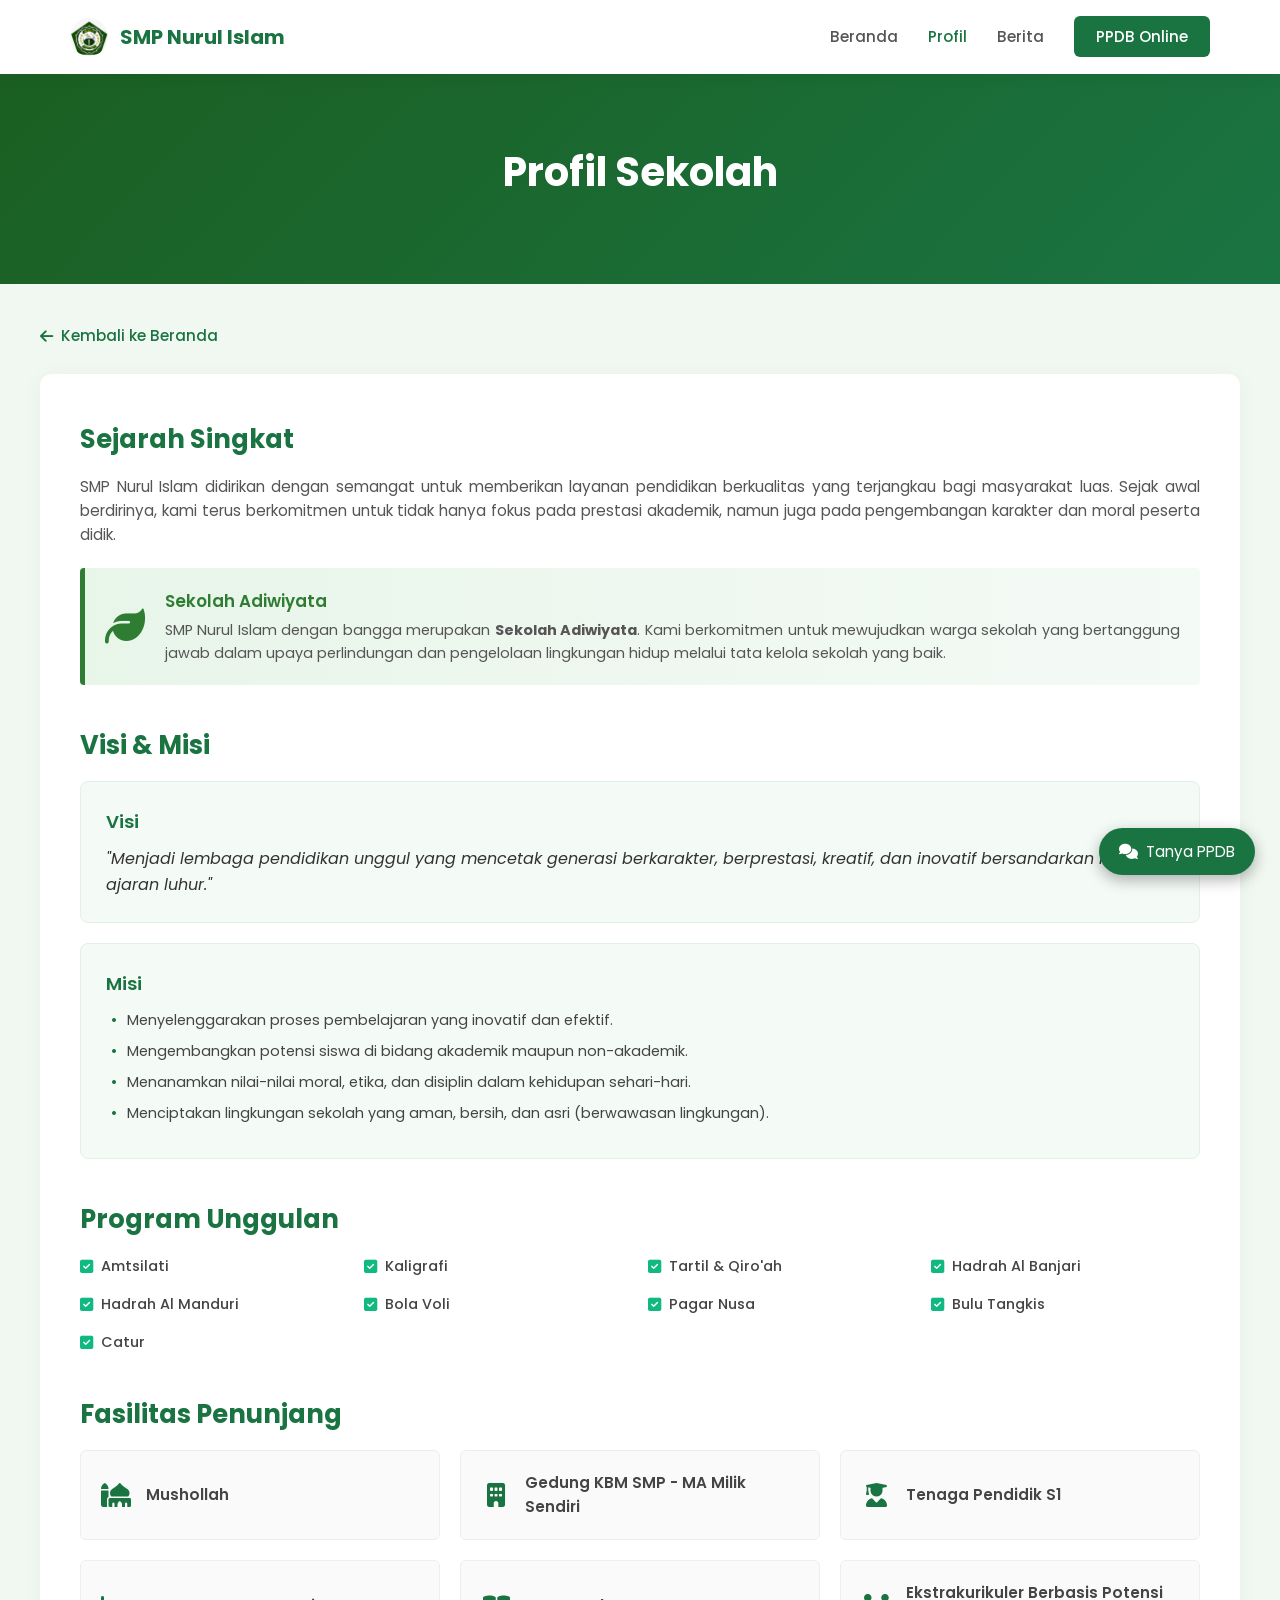
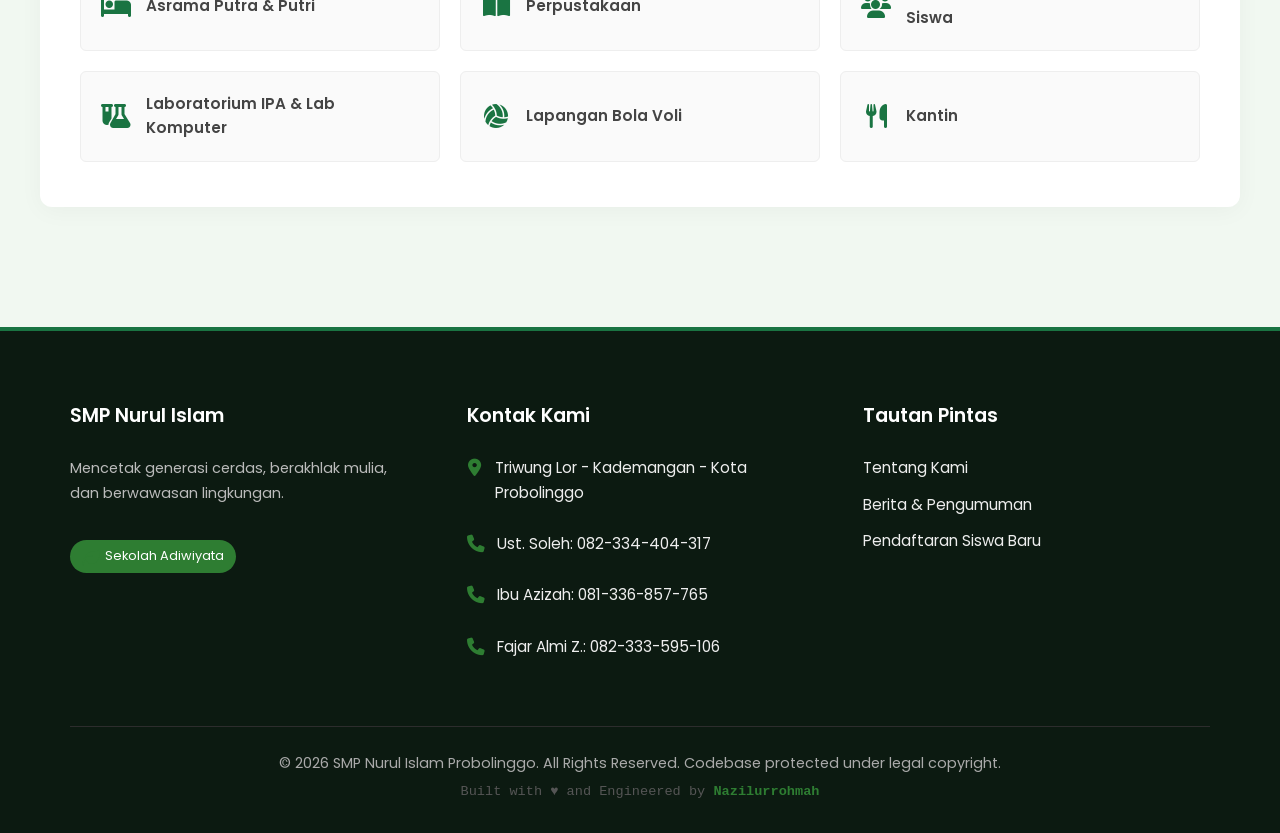
<file: profil.html>
<!DOCTYPE html>
<html lang="id">
<head>
    <meta charset="UTF-8">
    <meta name="viewport" content="width=device-width, initial-scale=1.0">
    <title>Profil Sekolah - SMP Nurul Islam Probolinggo</title>
    
    <link href="https://fonts.googleapis.com/css2?family=Poppins:wght@300;400;500;600;700&display=swap" rel="stylesheet">
    <link rel="stylesheet" href="https://cdnjs.cloudflare.com/ajax/libs/font-awesome/6.4.0/css/all.min.css">
    
    <style>
        * { margin: 0; padding: 0; box-sizing: border-box; }
        body { font-family: 'Poppins', sans-serif; color: #333; background-color: #f1f8f1; line-height: 1.6; }
        .container { max-width: 1200px; margin: 0 auto; padding: 0 30px; }
        a { text-decoration: none; transition: all 0.3s ease; }

        header { background-color: white; box-shadow: 0 4px 15px rgba(0,0,0,0.05); position: fixed; width: 100%; top: 0; z-index: 9999; }
        nav { display: flex; justify-content: space-between; align-items: center; padding: 18px 0; }
        .logo { display: flex; align-items: center; gap: 12px; font-weight: 700; font-size: 1.25rem; color: #1a7442; }
        .logo i { font-size: 1.5rem; }
        .nav-links { display: flex; list-style: none; gap: 30px; align-items: center; }
        .nav-links a { color: #555; font-weight: 500; font-size: 0.95rem; }
        .nav-links a:hover { color: #1a7442; }
        .nav-btn { background-color: #1a7442; color: white !important; padding: 10px 22px; border-radius: 6px; }

        .hero-profile { background: linear-gradient(135deg, #1b5e20 0%, #1a7442 100%); color: white; padding: 140px 20px 70px; text-align: center; }
        .hero-profile h1 { font-size: 2.5rem; font-weight: 700; margin-bottom: 10px; }

        .main-content { padding: 40px 0 80px; }
        .back-link { display: inline-flex; align-items: center; gap: 8px; color: #1a7442; font-weight: 500; margin-bottom: 25px; font-size: 0.95rem; }
        .back-link:hover { color: #145a33; }

        .profile-card { background: white; border-radius: 12px; padding: 45px 40px; box-shadow: 0 4px 25px rgba(0,0,0,0.04); text-align: left; margin-bottom: 40px; }
        
        .section-block { margin-bottom: 40px; }
        .section-block h2 { font-size: 1.6rem; color: #1a7442; margin-bottom: 15px; font-weight: 700; }
        .section-block p { color: #555; font-size: 0.95rem; margin-bottom: 15px; text-align: justify; }

        .adiwiyata-box { background: linear-gradient(to right, #e8f5e9, #f4faf6); border-left: 5px solid #2e7d32; border-radius: 4px; padding: 20px; margin: 20px 0; display: flex; gap: 20px; align-items: center; }
        .adiwiyata-box i { font-size: 2.5rem; color: #2e7d32; }
        .adiwiyata-box h4 { color: #2e7d32; font-size: 1.05rem; margin-bottom: 4px; font-weight: 600; }
        .adiwiyata-box p { color: #555; font-size: 0.9rem; margin: 0; }

        .mv-box { background-color: #f4faf6; border: 1px solid #e2f0e7; border-radius: 8px; padding: 25px; margin-bottom: 20px; }
        .mv-box h3 { font-size: 1.15rem; color: #1a7442; margin-bottom: 10px; font-weight: 600; }
        .mv-box ul { list-style: none; padding-left: 5px; }
        .mv-box ul li { font-size: 0.9rem; color: #444; margin-bottom: 8px; display: flex; align-items: flex-start; gap: 10px; }
        .mv-box ul li::before { content: "•"; color: #1a7442; font-weight: bold; }

        .grid-program { display: grid; grid-template-columns: repeat(4, 1fr); gap: 15px; margin-top: 15px; }
        .program-item { font-size: 0.9rem; color: #444; display: flex; align-items: center; gap: 8px; font-weight: 500; }
        .program-item i { color: #10b981; font-size: 0.95rem; }

        .facility-grid { display: grid; grid-template-columns: repeat(3, 1fr); gap: 20px; margin-top: 15px; }
        .facility-card { border: 1px solid #eee; padding: 20px; border-radius: 6px; display: flex; align-items: center; gap: 15px; background-color: #fafafa; }
        .facility-card i { font-size: 1.5rem; color: #1a7442; width: 30px; text-align: center; }
        .facility-card h4 { font-size: 0.95rem; font-weight: 600; color: #444; }

        footer { background-color: #0c1a11; color: white; padding: 70px 0 30px; border-top: 4px solid #1a7442; }
        .footer-content { display: flex; flex-wrap: wrap; gap: 50px; justify-content: space-between; margin-bottom: 40px; }
        .footer-col { flex: 1; min-width: 280px; }
        .footer-col h3 { color: white; margin-bottom: 25px; font-size: 1.2rem; font-weight: 600; }
        .footer-col p { margin-bottom: 15px; font-size: 0.9rem; display: flex; align-items: flex-start; gap: 12px; color: #eee; }
        .footer-col i { color: #2e7d32; font-size: 1.1rem; width: 18px; text-align: center; margin-top: 3px; }
        .footer-col a { color: #eee; text-decoration: none; display: block; margin-bottom: 12px; font-size: 0.95rem; }
        .footer-col a:hover { color: white; padding-left: 5px; }
        .adw-badge { background-color: #2e7d32; color: white; padding: 6px 12px; border-radius: 20px; font-size: 0.8rem; display: inline-flex; align-items: center; gap: 5px; margin-top: 15px; }
        .footer-bottom { text-align: center; border-top: 1px solid #2d2d2d; padding-top: 25px; font-size: 0.9rem; color: #aaa; }

        .chatbot-widget { position: fixed; bottom: 25px; right: 25px; z-index: 10000; }
        .chatbot-window { width: 400px; height: 550px; display: none; flex-direction: column; overflow: hidden; border-radius: 12px; box-shadow: 0 10px 30px rgba(0,0,0,0.25); background: white; position: fixed; bottom: 95px; right: 25px; border: 1px solid #ddd; }
        .chat-header { background: #1a7442; color: white; padding: 15px 20px; font-weight: 600; display: flex; justify-content: space-between; align-items: center; }
        .close-chat { background: none; border: none; color: white; font-size: 24px; cursor: pointer; opacity: 0.8; }
        .close-chat:hover { opacity: 1; }
        .chatbot-btn { padding: 12px 20px; background-color: #1a7442; color: white; border-radius: 50px; display: flex; align-items: center; gap: 8px; box-shadow: 0 5px 15px rgba(0,0,0,0.3); cursor: pointer; border: none; font-family: inherit; font-size: 0.95rem;}
        .chatbot-btn:hover { background-color: #145a33; transform: scale(1.03); }

        @media (max-width: 992px) {
            .grid-program { grid-template-columns: repeat(3, 1fr); }
            .facility-grid { grid-template-columns: 1fr 1fr; }
        }
        @media (max-width: 768px) {
            .grid-program { grid-template-columns: repeat(2, 1fr); }
            .facility-grid { grid-template-columns: 1fr; }
            .nav-links { display: none; }
        }
    </style>
</head>
<body>

    <header>
        <div class="container">
            <nav>
                <div class="logo">
                    <img src="logo.jpeg" alt="Logo SMP Nurul Islam" style="width:38px;height:38px;object-fit:cover;border-radius:50%;">
                    SMP Nurul Islam
                </div>
                <ul class="nav-links">
                    <li><a href="index.html">Beranda</a></li>
                    <li><a href="#" style="color: #1a7442;">Profil</a></li>
                    <li><a href="index.html#news">Berita</a></li>
                    <li><a href="ppdb.html" class="btn nav-btn">PPDB Online</a></li>
                </ul>
            </nav>
        </div>
    </header>

    <section class="hero-profile">
        <div class="container">
            <h1>Profil Sekolah</h1>
        </div>
    </section>

    <main class="container main-content">
        <a href="index.html" class="back-link"><i class="fa-solid fa-arrow-left"></i> Kembali ke Beranda</a>
        
        <div class="profile-card">
            
            <div class="section-block">
                <h2>Sejarah Singkat</h2>
                <p>SMP Nurul Islam didirikan dengan semangat untuk memberikan layanan pendidikan berkualitas yang terjangkau bagi masyarakat luas. Sejak awal berdirinya, kami terus berkomitmen untuk tidak hanya fokus pada prestasi akademik, namun juga pada pengembangan karakter dan moral peserta didik.</p>
                
                <div class="adiwiyata-box">
                    <i class="fa-solid fa-leaf"></i>
                    <div>
                        <h4>Sekolah Adiwiyata</h4>
                        <p>SMP Nurul Islam dengan bangga merupakan <strong>Sekolah Adiwiyata</strong>. Kami berkomitmen untuk mewujudkan warga sekolah yang bertanggung jawab dalam upaya perlindungan dan pengelolaan lingkungan hidup melalui tata kelola sekolah yang baik.</p>
                    </div>
                </div>
            </div>

            <div class="section-block">
                <h2>Visi & Misi</h2>
                
                <div class="mv-box">
                    <h3>Visi</h3>
                    <p style="font-style: italic; color: #333; font-size: 1rem; margin: 0;">"Menjadi lembaga pendidikan unggul yang mencetak generasi berkarakter, berprestasi, kreatif, dan inovatif bersandarkan nilai-nilai ajaran luhur."</p>
                </div>

                <div class="mv-box">
                    <h3>Misi</h3>
                    <ul>
                        <li>Menyelenggarakan proses pembelajaran yang inovatif dan efektif.</li>
                        <li>Mengembangkan potensi siswa di bidang akademik maupun non-akademik.</li>
                        <li>Menanamkan nilai-nilai moral, etika, dan disiplin dalam kehidupan sehari-hari.</li>
                        <li>Menciptakan lingkungan sekolah yang aman, bersih, dan asri (berwawasan lingkungan).</li>
                    </ul>
                </div>
            </div>

            <div class="section-block">
                <h2>Program Unggulan</h2>
                <div class="grid-program">
                    <div class="program-item"><i class="fa-solid fa-square-check"></i> Amtsilati</div>
                    <div class="program-item"><i class="fa-solid fa-square-check"></i> Kaligrafi</div>
                    <div class="program-item"><i class="fa-solid fa-square-check"></i> Tartil & Qiro'ah</div>
                    <div class="program-item"><i class="fa-solid fa-square-check"></i> Hadrah Al Banjari</div>
                    <div class="program-item"><i class="fa-solid fa-square-check"></i> Hadrah Al Manduri</div>
                    <div class="program-item"><i class="fa-solid fa-square-check"></i> Bola Voli</div>
                    <div class="program-item"><i class="fa-solid fa-square-check"></i> Pagar Nusa</div>
                    <div class="program-item"><i class="fa-solid fa-square-check"></i> Bulu Tangkis</div>
                    <div class="program-item"><i class="fa-solid fa-square-check"></i> Catur</div>
                </div>
            </div>

            <div class="section-block" style="margin-bottom: 0;">
                <h2>Fasilitas Penunjang</h2>
                <div class="facility-grid">
                    <div class="facility-card"><i class="fa-solid fa-mosque"></i><h4>Mushollah</h4></div>
                    <div class="facility-card"><i class="fa-solid fa-building"></i><h4>Gedung KBM SMP - MA Milik Sendiri</h4></div>
                    <div class="facility-card"><i class="fa-solid fa-user-graduate"></i><h4>Tenaga Pendidik S1</h4></div>
                    <div class="facility-card"><i class="fa-solid fa-bed"></i><h4>Asrama Putra & Putri</h4></div>
                    <div class="facility-card"><i class="fa-solid fa-book-open"></i><h4>Perpustakaan</h4></div>
                    <div class="facility-card"><i class="fa-solid fa-users"></i><h4>Ekstrakurikuler Berbasis Potensi Siswa</h4></div>
                    <div class="facility-card"><i class="fa-solid fa-flask-vial"></i><h4>Laboratorium IPA & Lab Komputer</h4></div>
                    <div class="facility-card"><i class="fa-solid fa-volleyball"></i><h4>Lapangan Bola Voli</h4></div>
                    <div class="facility-card"><i class="fa-solid fa-utensils"></i><h4>Kantin</h4></div>
                </div>
            </div>

        </div>
    </main>

    <footer>
        <div class="container">
            <div class="footer-content">
                <div class="footer-col">
                    <h3>SMP Nurul Islam</h3>
                    <p style="color: #bbb; line-height: 1.7; margin-bottom: 20px;">Mencetak generasi cerdas, berakhlak mulia, dan berwawasan lingkungan.</p>
                    <div class="adw-badge"><i class="fa-solid fa-leaf"></i> Sekolah Adiwiyata</div>
                </div>
                <div class="footer-col">
                    <h3>Kontak Kami</h3>
                    <p><i class="fa-solid fa-location-dot"></i> <a href="https://maps.app.goo.gl/aw7RS46w518DGiq76" target="_blank" rel="noopener">Triwung Lor - Kademangan - Kota Probolinggo</a></p>
                    <p><i class="fa-solid fa-phone"></i> <a href="https://wa.me/6282334404317" target="_blank" rel="noopener">Ust. Soleh: 082-334-404-317</a></p>
                    <p><i class="fa-solid fa-phone"></i> <a href="https://wa.me/6281336857765" target="_blank" rel="noopener">Ibu Azizah: 081-336-857-765</a></p>
                    <p><i class="fa-solid fa-phone"></i> <a href="https://wa.me/6282333595106" target="_blank" rel="noopener">Fajar Almi Z.: 082-333-595-106</a></p>
                </div>
                <div class="footer-col">
                    <h3>Tautan Pintas</h3>
                    <a href="#">Tentang Kami</a>
                    <a href="index.html#news">Berita & Pengumuman</a>
                    <a href="ppdb.html">Pendaftaran Siswa Baru</a>
                </div>
            </div>
            <div class="footer-bottom" style="display: flex; flex-direction: column; gap: 6px;">
                <p>&copy; 2026 SMP Nurul Islam Probolinggo. All Rights Reserved. Codebase protected under legal copyright.</p>
                <p style="font-size: 0.85rem; color: #555; font-family: 'Courier New', Courier, monospace;">Built with &hearts; and Engineered by <span style="color: #2e7d32; font-weight: 600;">Nazilurrohmah</span></p>
            </div>
        </div>
    </footer>

    <!-- CHATBOT WIDGET CUSTOM -->
<style>
    .chat-body { flex: 1; overflow-y: auto; padding: 15px; background: #f7f9f7; display: flex; flex-direction: column; gap: 10px; }
    .chat-msg { max-width: 80%; padding: 10px 14px; border-radius: 14px; font-size: 0.9rem; line-height: 1.4; word-wrap: break-word; }
    .chat-msg.user { align-self: flex-end; background: #1a7442; color: white; border-bottom-right-radius: 4px; }
    .chat-msg.bot { align-self: flex-start; background: #e8f5e9; color: #222; border-bottom-left-radius: 4px; }
    .chat-msg.typing { font-style: italic; color: #888; }
    .chat-input-area { display: flex; border-top: 1px solid #eee; padding: 10px; gap: 8px; flex-shrink: 0; }
    .chat-input-area input { flex: 1; border: 1px solid #ddd; border-radius: 20px; padding: 10px 15px; font-size: 0.9rem; outline: none; font-family: inherit; }
    .chat-input-area input:focus { border-color: #1a7442; }
    .chat-input-area button { background: #1a7442; color: white; border: none; border-radius: 50%; width: 40px; height: 40px; cursor: pointer; flex-shrink: 0; }
    .chat-input-area button:hover { background: #145a33; }
    .chatbot-window { flex-direction: column !important; }
</style>
<div class="chatbot-widget">
    <div class="chatbot-window" id="chatbotWindow">
        <div class="chat-header">
            <div><i class="fa-solid fa-robot"></i> Tanya PPDB AI</div>
            <button class="close-chat" id="closeChat">&times;</button>
        </div>
        <div class="chat-body" id="chatBody">
            <div class="chat-msg bot">Halo! Selamat datang di layanan chatbot SMP Nurul Islam. Ada yang bisa kami bantu mengenai informasi sekolah atau pendaftaran?</div>
        </div>
        <div class="chat-input-area">
            <input type="text" id="chatInput" placeholder="Ketik pertanyaan Anda..." autocomplete="off">
            <button id="sendBtn"><i class="fa-solid fa-paper-plane"></i></button>
        </div>
    </div>
    <button class="chatbot-btn" id="chatbotBtn">
        <i class="fa-solid fa-comments"></i> Tanya PPDB
    </button>
</div>
<script>
    document.addEventListener("DOMContentLoaded", function() {
        const chatbotBtn    = document.getElementById("chatbotBtn");
        const chatbotWindow = document.getElementById("chatbotWindow");
        const closeChat     = document.getElementById("closeChat");
        const chatBody      = document.getElementById("chatBody");
        const chatInput     = document.getElementById("chatInput");
        const sendBtn       = document.getElementById("sendBtn");
        const SPACE_URL     = "https://nazilurrohmah-chatbot-ppdb-smp-nurul-islam.hf.space";

        chatbotBtn.addEventListener("click", () => {
            chatbotWindow.style.display = (chatbotWindow.style.display === "flex") ? "none" : "flex";
            if (chatbotWindow.style.display === "flex") chatInput.focus();
        });
        closeChat.addEventListener("click", () => { chatbotWindow.style.display = "none"; });

        function addMessage(text, sender) {
            const div = document.createElement("div");
            div.className = "chat-msg " + sender;
            div.textContent = text;
            chatBody.appendChild(div);
            chatBody.scrollTop = chatBody.scrollHeight;
            return div;
        }

        async function sendMessage() {
            const message = chatInput.value.trim();
            if (!message) return;
            addMessage(message, "user");
            chatInput.value = "";
            const typingMsg = addMessage("Mengetik...", "bot typing");
            try {
                const res    = await fetch(SPACE_URL + "/gradio_api/call/predict", {
                    method: "POST", headers: { "Content-Type": "application/json" },
                    body: JSON.stringify({ data: [message, []] })
                });
                if (!res.ok) throw new Error("gagal");
                const result = await res.json();
                const evtRes = await fetch(SPACE_URL + "/gradio_api/call/predict/" + result.event_id);
                const txt    = await evtRes.text();
                let reply = "Maaf, saya tidak mengerti pertanyaan Anda.";
                for (const line of txt.split("\n")) {
                    if (line.startsWith("data: ")) {
                        try { const p = JSON.parse(line.replace("data: ","")); if (Array.isArray(p) && p[0]) reply = p[0]; } catch(e){}
                    }
                }
                typingMsg.remove(); addMessage(reply, "bot");
            } catch(e) {
                typingMsg.remove(); addMessage("Maaf, terjadi kesalahan koneksi.", "bot");
            }
        }
        sendBtn.addEventListener("click", sendMessage);
        chatInput.addEventListener("keypress", e => { if (e.key === "Enter") sendMessage(); });
    });
</script>
</body>
</html>
</file>
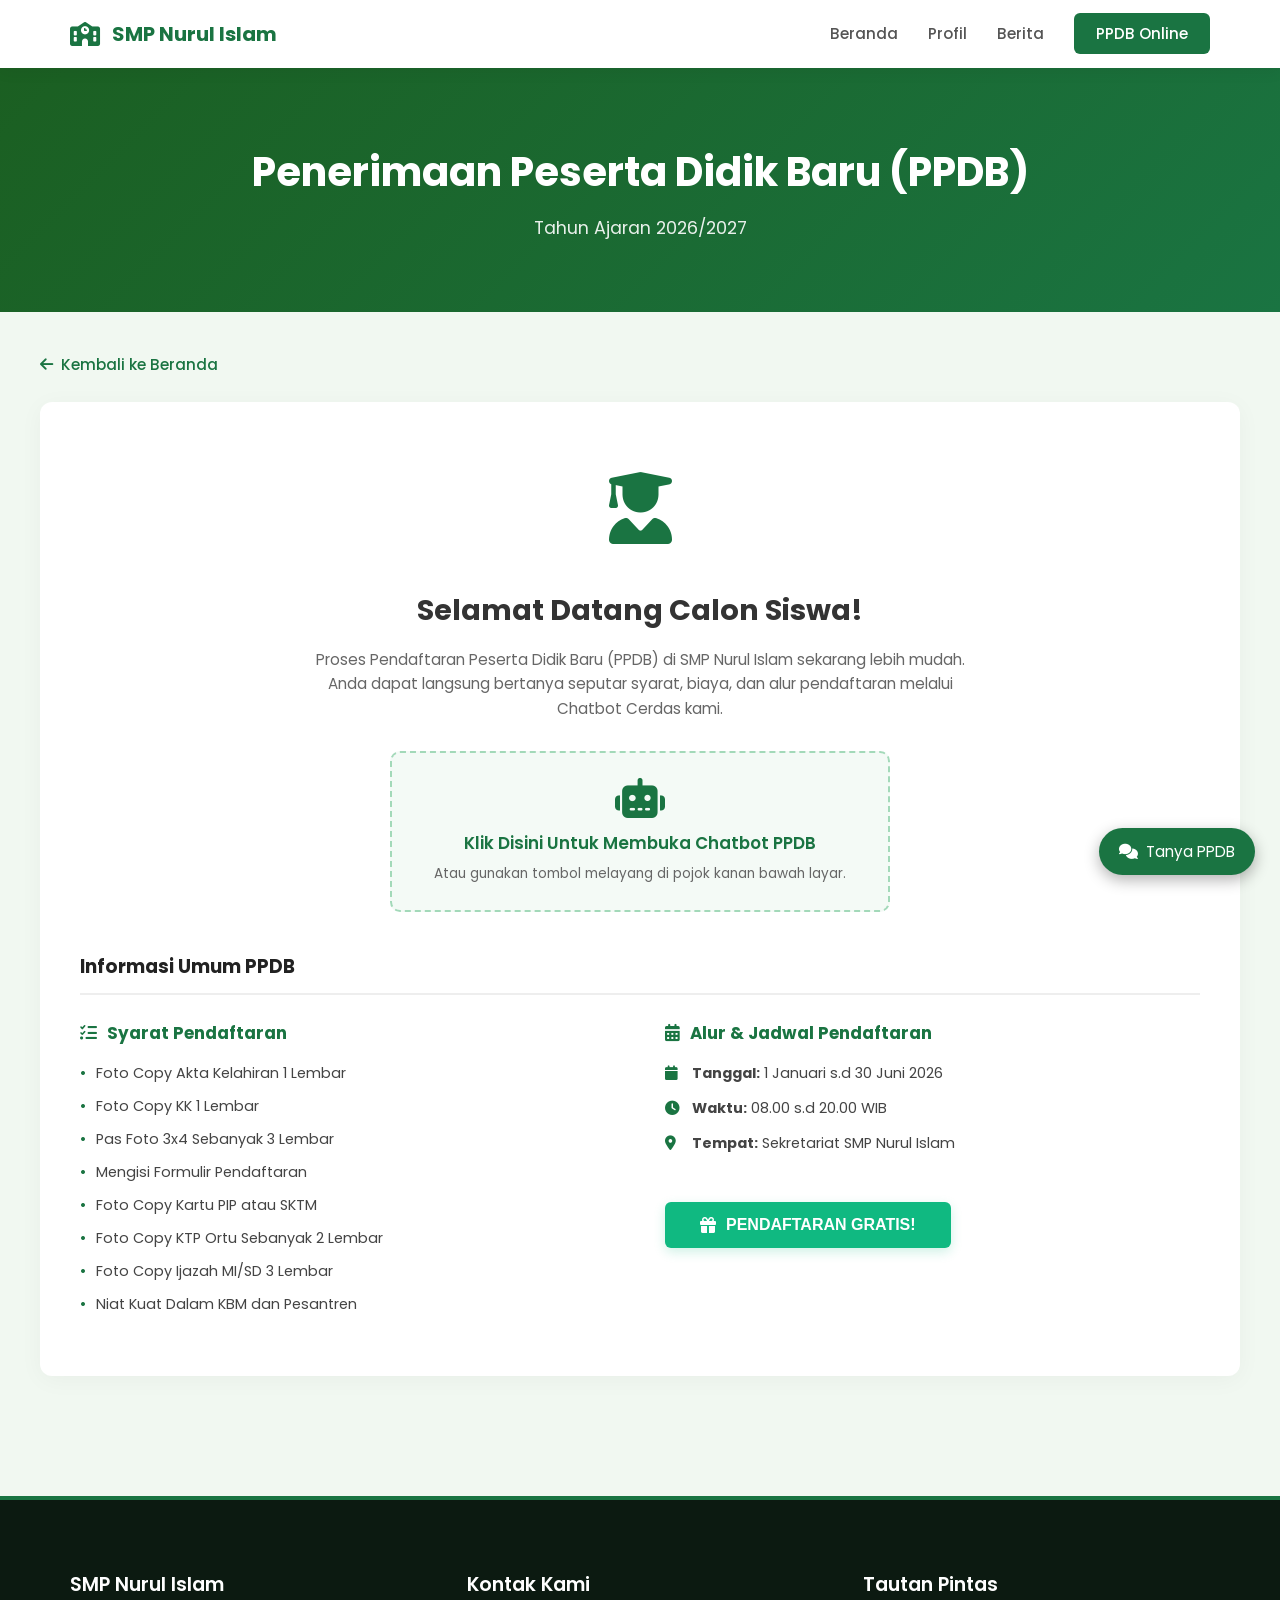
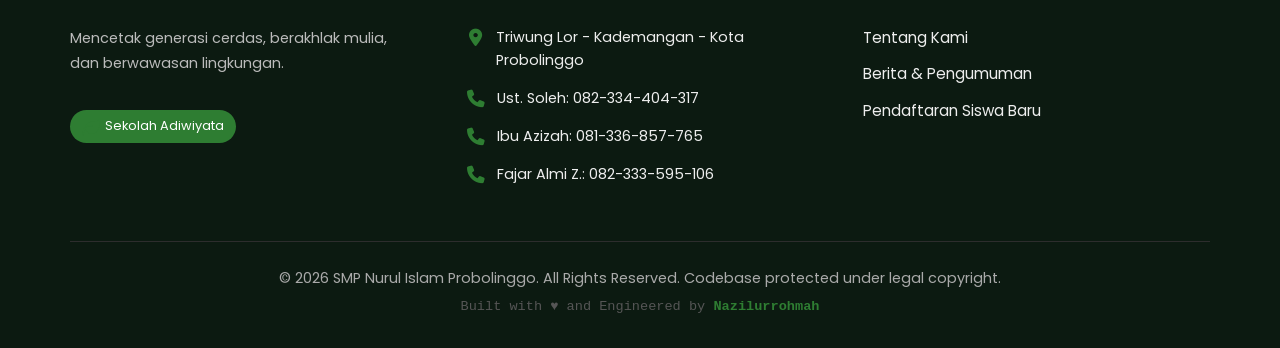
<file: templates/main/ppdb.html>
<!DOCTYPE html>
<html lang="id">
<head>
    <meta charset="UTF-8">
    <meta name="viewport" content="width=device-width, initial-scale=1.0">
    <title>PPDB - SMP Nurul Islam Probolinggo</title>
    
    <link href="https://fonts.googleapis.com/css2?family=Poppins:wght@300;400;500;600;700&display=swap" rel="stylesheet">
    <link rel="stylesheet" href="https://cdnjs.cloudflare.com/ajax/libs/font-awesome/6.4.0/css/all.min.css">
    
    <style>
        * { margin: 0; padding: 0; box-sizing: border-box; }
        body { font-family: 'Poppins', sans-serif; color: #333; background-color: #f1f8f1; line-height: 1.6; }
        .container { max-width: 1200px; margin: 0 auto; padding: 0 30px; }
        a { text-decoration: none; transition: all 0.3s ease; }

        header { background-color: white; box-shadow: 0 4px 15px rgba(0,0,0,0.05); position: fixed; width: 100%; top: 0; z-index: 9999; }
        nav { display: flex; justify-content: space-between; align-items: center; padding: 18px 0; }
        .logo { display: flex; align-items: center; gap: 12px; font-weight: 700; font-size: 1.25rem; color: #1a7442; }
        .logo i { font-size: 1.5rem; }
        .nav-links { display: flex; list-style: none; gap: 30px; align-items: center; }
        .nav-links a { color: #555; font-weight: 500; font-size: 0.95rem; }
        .nav-links a:hover { color: #1a7442; }
        .nav-btn { background-color: #1a7442; color: white !important; padding: 10px 22px; border-radius: 6px; }

        .hero-ppdb { background: linear-gradient(135deg, #1b5e20 0%, #1a7442 100%); color: white; padding: 140px 20px 70px; text-align: center; }
        .hero-ppdb h1 { font-size: 2.5rem; font-weight: 700; margin-bottom: 10px; }
        .hero-ppdb p { font-size: 1.1rem; opacity: 0.9; }

        .main-content { padding: 40px 0 80px; }
        .back-link { display: inline-flex; align-items: center; gap: 8px; color: #1a7442; font-weight: 500; margin-bottom: 25px; font-size: 0.95rem; }
        .back-link:hover { color: #145a33; }

        .ppdb-card { background: white; border-radius: 12px; padding: 50px 40px; box-shadow: 0 4px 25px rgba(0,0,0,0.04); text-align: center; margin-bottom: 40px; }
        .ppdb-card .icon-student { font-size: 4.5rem; color: #1a7442; margin-bottom: 20px; }
        .ppdb-card h2 { font-size: 1.8rem; font-weight: 700; color: #333; margin-bottom: 15px; }
        .ppdb-card .sub-text { color: #666; max-width: 650px; margin: 0 auto 30px; font-size: 0.95rem; }

        .bot-trigger-box { border: 2px dashed #a3d9b9; background-color: #f4faf6; border-radius: 10px; padding: 25px; max-width: 500px; margin: 0 auto 40px; cursor: pointer; transition: all 0.3s ease; }
        .bot-trigger-box:hover { background-color: #e8f5e9; transform: translateY(-2px); }
        .bot-trigger-box i { font-size: 2.5rem; color: #1a7442; margin-bottom: 12px; }
        .bot-trigger-box h4 { color: #1a7442; font-size: 1.05rem; margin-bottom: 6px; font-weight: 600; }
        .bot-trigger-box p { color: #666; font-size: 0.85rem; }

        .info-heading { text-align: left; font-size: 1.15rem; font-weight: 700; color: #222; border-bottom: 2px solid #eee; padding-bottom: 12px; margin-bottom: 25px; }
        .info-grid { display: grid; grid-template-columns: 1fr 1fr; gap: 50px; text-align: left; }
        .info-col h4 { font-size: 1.05rem; color: #1a7442; margin-bottom: 15px; display: flex; align-items: center; gap: 10px; }
        .info-col ul { list-style: none; }
        .info-col ul li { font-size: 0.9rem; color: #444; margin-bottom: 10px; display: flex; align-items: center; gap: 10px; }
        .info-col ul li::before { content: "•"; color: #1a7442; font-weight: bold; }
        
        .schedule-item { font-size: 0.9rem; color: #444; margin-bottom: 12px; display: flex; gap: 12px; }
        .schedule-item i { color: #1a7442; margin-top: 4px; width: 15px; }

        .btn-register-now { background-color: #10b981; color: white; padding: 14px 35px; border-radius: 6px; font-weight: 600; display: inline-flex; align-items: center; gap: 10px; font-size: 1rem; box-shadow: 0 4px 12px rgba(16,185,129,0.2); border: none; margin-top: 35px; cursor: pointer; }
        .btn-register-now:hover { background-color: #059669; transform: translateY(-2px); }

        footer { background-color: #0c1a11; color: white; padding: 70px 0 30px; border-top: 4px solid #1a7442; }
        .footer-content { display: flex; flex-wrap: wrap; gap: 50px; justify-content: space-between; margin-bottom: 40px; }
        .footer-col { flex: 1; min-width: 280px; }
        .footer-col h3 { color: white; margin-bottom: 25px; font-size: 1.2rem; font-weight: 600; }
        .footer-col p { margin-bottom: 15px; font-size: 0.9rem; display: flex; align-items: flex-start; gap: 12px; color: #eee; }
        .footer-col i { color: #2e7d32; font-size: 1.1rem; width: 18px; text-align: center; margin-top: 3px; }
        .footer-col a { color: #eee; text-decoration: none; display: block; margin-bottom: 12px; font-size: 0.95rem; }
        .footer-col a:hover { color: white; padding-left: 5px; }
        .adw-badge { background-color: #2e7d32; color: white; padding: 6px 12px; border-radius: 20px; font-size: 0.8rem; display: inline-flex; align-items: center; gap: 5px; margin-top: 15px; }
        .footer-bottom { text-align: center; border-top: 1px solid #2d2d2d; padding-top: 25px; font-size: 0.9rem; color: #aaa; }

        .chatbot-widget { position: fixed; bottom: 25px; right: 25px; z-index: 10000; }
        .chatbot-window { width: 400px; height: 550px; display: none; flex-direction: column; overflow: hidden; border-radius: 12px; box-shadow: 0 10px 30px rgba(0,0,0,0.25); background: white; position: fixed; bottom: 95px; right: 25px; border: 1px solid #ddd; }
        .chat-header { background: #1a7442; color: white; padding: 15px 20px; font-weight: 600; display: flex; justify-content: space-between; align-items: center; }
        .close-chat { background: none; border: none; color: white; font-size: 24px; cursor: pointer; opacity: 0.8; }
        .close-chat:hover { opacity: 1; }
        .chatbot-window iframe { width: 100%; height: 100%; border: none; }
        .chatbot-btn { padding: 12px 20px; background-color: #1a7442; color: white; border-radius: 50px; display: flex; align-items: center; gap: 8px; box-shadow: 0 5px 15px rgba(0,0,0,0.3); cursor: pointer; border: none; font-family: inherit; font-size: 0.95rem;}
        .chatbot-btn:hover { background-color: #145a33; transform: scale(1.03); }

        @media (max-width: 768px) {
            .info-grid { grid-template-columns: 1fr; gap: 30px; }
            .nav-links { display: none; }
        }
    </style>
</head>
<body>

    <header>
        <div class="container">
            <nav>
                <div class="logo">
                    <i class="fa-solid fa-school"></i>
                    SMP Nurul Islam
                </div>
                <ul class="nav-links">
                    <li><a href="index.html">Beranda</a></li>
                    <li><a href="index.html#about">Profil</a></li>
                    <li><a href="index.html#news">Berita</a></li>
                    <li><a href="#" class="nav-btn">PPDB Online</a></li>
                </ul>
            </nav>
        </div>
    </header>

    <section class="hero-ppdb">
        <div class="container">
            <h1>Penerimaan Peserta Didik Baru (PPDB)</h1>
            <p>Tahun Ajaran 2026/2027</p>
        </div>
    </section>

    <main class="container main-content">
        <a href="index.html" class="back-link"><i class="fa-solid fa-arrow-left"></i> Kembali ke Beranda</a>
        
        <div class="ppdb-card">
            <div class="icon-student"><i class="fa-solid fa-user-graduate"></i></div>
            <h2>Selamat Datang Calon Siswa!</h2>
            <p class="sub-text">Proses Pendaftaran Peserta Didik Baru (PPDB) di SMP Nurul Islam sekarang lebih mudah. Anda dapat langsung bertanya seputar syarat, biaya, dan alur pendaftaran melalui Chatbot Cerdas kami.</p>
            
            <div class="bot-trigger-box" id="innerBotBox">
                <i class="fa-solid fa-robot"></i>
                <h4>Klik Disini Untuk Membuka Chatbot PPDB</h4>
                <p>Atau gunakan tombol melayang di pojok kanan bawah layar.</p>
            </div>

            <h3 class="info-heading">Informasi Umum PPDB</h3>
            
            <div class="info-grid">
                <div class="info-col">
                    <h4><i class="fa-solid fa-list-check"></i> Syarat Pendaftaran</h4>
                    <ul>
                        <li>Foto Copy Akta Kelahiran 1 Lembar</li>
                        <li>Foto Copy KK 1 Lembar</li>
                        <li>Pas Foto 3x4 Sebanyak 3 Lembar</li>
                        <li>Mengisi Formulir Pendaftaran</li>
                        <li>Foto Copy Kartu PIP atau SKTM</li>
                        <li>Foto Copy KTP Ortu Sebanyak 2 Lembar</li>
                        <li>Foto Copy Ijazah MI/SD 3 Lembar</li>
                        <li>Niat Kuat Dalam KBM dan Pesantren</li>
                    </ul>
                </div>
                
                <div class="info-col">
                    <h4><i class="fa-solid fa-calendar-days"></i> Alur & Jadwal Pendaftaran</h4>
                    <div class="schedule-item">
                        <i class="fa-solid fa-calendar"></i>
                        <div><strong>Tanggal:</strong> 1 Januari s.d 30 Juni 2026</div>
                    </div>
                    <div class="schedule-item">
                        <i class="fa-solid fa-clock"></i>
                        <div><strong>Waktu:</strong> 08.00 s.d 20.00 WIB</div>
                    </div>
                    <div class="schedule-item">
                        <i class="fa-solid fa-location-dot"></i>
                        <div><strong>Tempat:</strong> Sekretariat SMP Nurul Islam</div>
                    </div>
                    
                    <button class="btn-register-now" id="innerRegisterBtn">
                        <i class="fa-solid fa-gift"></i> PENDAFTARAN GRATIS!
                    </button>
                </div>
            </div>
        </div>
    </main>

    <footer>
        <div class="container">
            <div class="footer-content">
                <div class="footer-col">
                    <h3>SMP Nurul Islam</h3>
                    <p style="color: #bbb; line-height: 1.7; margin-bottom: 20px;">Mencetak generasi cerdas, berakhlak mulia, dan berwawasan lingkungan.</p>
                    <div class="adw-badge"><i class="fa-solid fa-leaf"></i> Sekolah Adiwiyata</div>
                </div>
                <div class="footer-col">
                    <h3>Kontak Kami</h3>
                    <p><i class="fa-solid fa-location-dot"></i> Triwung Lor - Kademangan - Kota Probolinggo</p>
                    <p><i class="fa-solid fa-phone"></i> Ust. Soleh: 082-334-404-317</p>
                    <p><i class="fa-solid fa-phone"></i> Ibu Azizah: 081-336-857-765</p>
                    <p><i class="fa-solid fa-phone"></i> Fajar Almi Z.: 082-333-595-106</p>
                </div>
                <div class="footer-col">
                    <h3>Tautan Pintas</h3>
                    <a href="index.html#about">Tentang Kami</a>
                    <a href="index.html#news">Berita & Pengumuman</a>
                    <a href="#">Pendaftaran Siswa Baru</a>
                </div>
            </div>
            <div class="footer-bottom" style="display: flex; flex-direction: column; gap: 6px;">
                <p>&copy; 2026 SMP Nurul Islam Probolinggo. All Rights Reserved. Codebase protected under legal copyright.</p>
                <p style="font-size: 0.85rem; color: #555; font-family: 'Courier New', Courier, monospace;">Built with &hearts; and Engineered by <span style="color: #2e7d32; font-weight: 600;">Nazilurrohmah</span></p>
            </div>
        </div>
    </footer>

    <div class="chatbot-widget">
        <div class="chatbot-window" id="chatbotWindow">
            <div class="chat-header">
                <div><i class="fa-solid fa-robot"></i> Tanya PPDB AI</div>
                <button class="close-chat" id="closeChat">&times;</button>
            </div>
            <iframe src="https://nazilurrohmah-smpnuris.hf.space"></iframe>
        </div>
        <button class="chatbot-btn" id="chatbotBtn">
            <i class="fa-solid fa-comments"></i> Tanya PPDB
        </button>
    </div>

    <script>
        document.addEventListener('DOMContentLoaded', function() {
            const chatbotBtn = document.getElementById('chatbotBtn');
            const chatbotWindow = document.getElementById('chatbotWindow');
            const closeChat = document.getElementById('closeChat');
            const innerBotBox = document.getElementById('innerBotBox');
            const innerRegisterBtn = document.getElementById('innerRegisterBtn');

            function toggleChat() {
                if (chatbotWindow.style.display === "none" || chatbotWindow.style.display === "") {
                    chatbotWindow.style.display = "flex";
                } else {
                    chatbotWindow.style.display = "none";
                }
            }

            chatbotBtn.addEventListener('click', toggleChat);
            if(innerBotBox) innerBotBox.addEventListener('click', toggleChat);
            if(innerRegisterBtn) innerRegisterBtn.addEventListener('click', toggleChat);
            closeChat.addEventListener('click', () => { chatbotWindow.style.display = "none"; });
        });
    </script>
</body>
</html>
</file>
